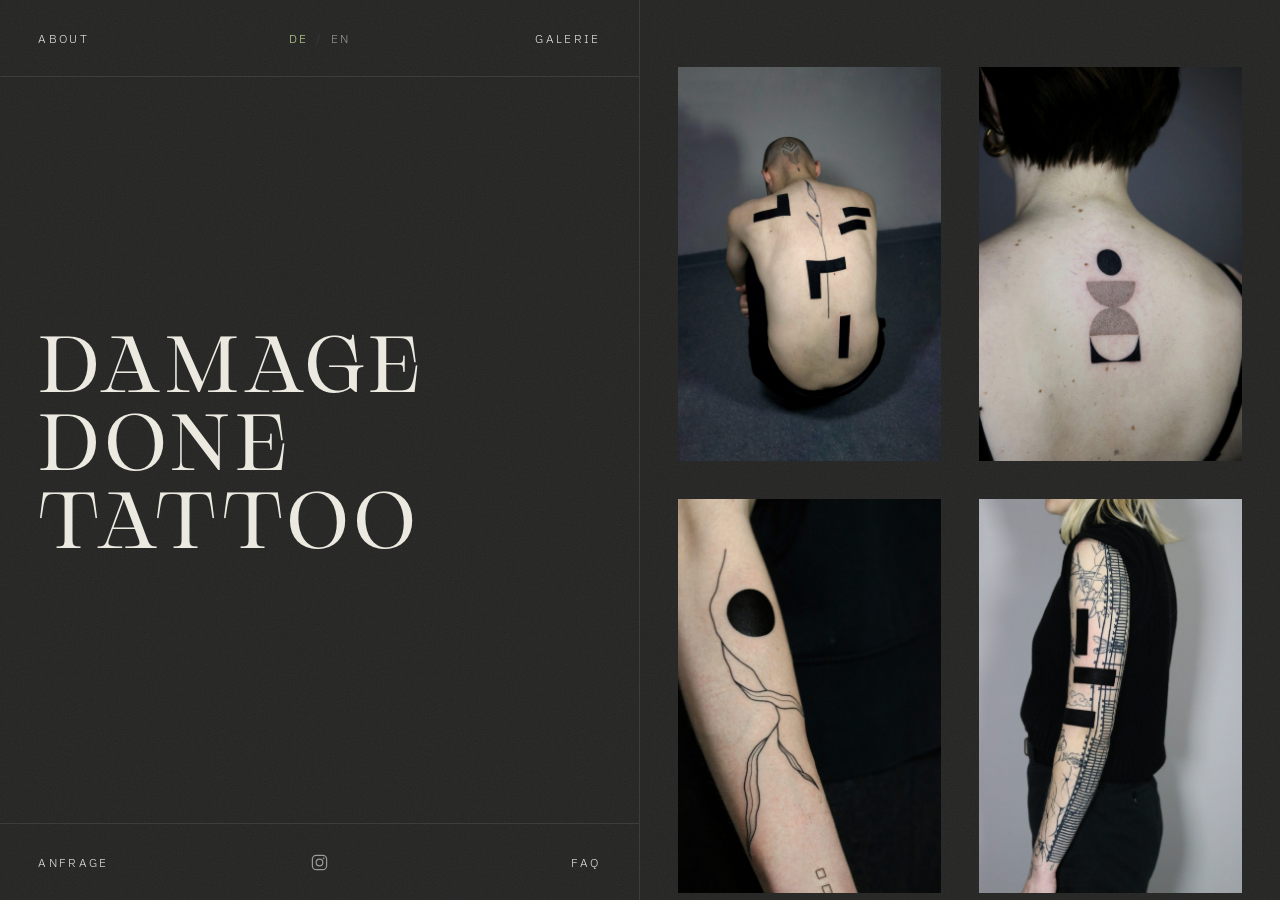
<file: index.html>
<!DOCTYPE html>
<html lang="de">
<head>
<meta charset="utf-8">
<meta name="viewport" content="width=device-width, initial-scale=1">
<title>Damage Done Tattoo</title>
<meta name="description" content="Damage Done Tattoo - Tattoo-Studio. Portfolio, Anfrage und FAQ.">
<link rel="icon" href="favicon.ico" sizes="any">
<link rel="icon" type="image/png" href="favicon-32.png" sizes="32x32">
<link rel="apple-touch-icon" href="apple-touch-icon.png">
<link rel="stylesheet" href="styles.css?v=26">
</head>
<body>

<!-- =========================================================================
     ZWEISPRACHIGKEIT (Deutsch ist Standard, Englisch per Umschalter)
     Kurze Beschriftungen:  <a data-en="About">About</a>
     Laengere Texte:        zwei Bloecke nebeneinander -
                            <p data-lang="de">…</p><p data-lang="en">…</p>
     Details siehe README.md, Abschnitt "Zweisprachigkeit".
     ========================================================================= -->

<div class="split">

  <!-- ===== Linke Spalte: fixiert, Titel links, Links in den vier Ecken ===== -->
  <aside class="pane-left">

    <nav class="corners" aria-label="Hauptnavigation oben">
      <a class="nav-link" href="#about" data-scroll-target="about" data-en="About">About</a>

      <!-- Sprachumschalter -->
      <div class="lang-toggle" role="group" aria-label="Sprache / Language">
        <button type="button" data-set-lang="de" aria-pressed="true">DE</button>
        <span aria-hidden="true">/</span>
        <button type="button" data-set-lang="en" aria-pressed="false">EN</button>
      </div>

      <a class="nav-link" href="gallery.html" data-en="Gallery">Galerie</a>
    </nav>

    <hr class="rule">

    <div class="title-block">
      <h1 class="site-title">
        <span>Damage</span>
        <span>Done</span>
        <span>Tattoo</span>
      </h1>
    </div>

    <hr class="rule">

    <nav class="corners" aria-label="Hauptnavigation unten">
      <a class="nav-link" href="request.html" data-en="Request">Anfrage</a>

      <a class="social" href="https://www.instagram.com/damagedonetattoo/"
         target="_blank" rel="noopener"
         aria-label="Instagram" data-en-aria-label="Instagram">
        <svg viewBox="0 0 24 24" width="19" height="19" fill="none"
             stroke="currentColor" stroke-width="1.5" aria-hidden="true" focusable="false">
          <rect x="3" y="3" width="18" height="18" rx="5"/>
          <circle cx="12" cy="12" r="4.2"/>
          <circle cx="17.3" cy="6.7" r="1.05" fill="currentColor" stroke="none"/>
        </svg>
      </a>

      <a class="nav-link" href="faq.html" data-en="FAQ">FAQ</a>
    </nav>

  </aside>

  <!-- ===== Rechte Spalte: scrollbar - Galerie-Vorschau, dann About ===== -->
  <main class="pane-right" id="scroll-pane">

    <section aria-label="Ausgewählte Arbeiten" data-en-aria-label="Selected work">
      <!-- Wird aus gallery-data.js gefüllt: alle Einträge mit  home: true.
           Bilder tauschen: siehe README.md -->
      <div class="preview-list" id="preview-list"></div>

      <noscript>
        <p>Bitte JavaScript aktivieren, um die Bildvorschau zu sehen -
           das vollständige Portfolio gibt es unter <a href="gallery.html">Galerie</a>.</p>
      </noscript>
    </section>

    <section class="about" id="about" aria-labelledby="about-heading">
      <h2 class="sub" id="about-heading" data-en="About">About</h2>

      <div class="about-grid">

        <div class="about-text">
          <h3 data-en="Hi, I&#39;m Emmely.">Hi, ich bin Emmely.</h3>

          <div data-lang="de">
            <p>Ich bin 29, lebe in Leipzig und tätowiere seit 2018. Angefangen habe ich damals
            ohne Maschine. Obwohl Handpoke eine langwierige Technik ist, oder vielleicht gerade
            deshalb, habe ich sie für mich lieben gelernt und schätze die Ergebnisse bis heute
            sehr.</p>

            <p>In letzter Zeit zieht es mich immer stärker zu großen, dunklen, geometrischen
            Motiven, und dafür greife ich inzwischen öfter zur Maschine.</p>

            <p>Meine ersten Tattoos sind bei mir zu Hause entstanden. Nach einer Zwischenstation
            tätowiere ich seit Anfang 2025 in meinem eigenen kleinen Studio im Leipziger Westen -
            ein Schritt, über den ich mich immer noch sehr freue.</p>

            <p>Hauptberuflich arbeite ich in der IT-Security. Das Tätowieren ist mein
            kreativer Ausgleich dazu, und ich bin sehr dankbar, dass ich mir diesen Teil erhalten
            konnte (und anders kann ich es mir gar nicht mehr vorstellen).</p>
          </div>

          <!-- Englische Fassung - bei Änderungen am deutschen Text bitte mit anpassen. -->
          <div data-lang="en" hidden>
            <p>I'm 29, I live in Leipzig and I have been tattooing since 2018. Back then I
            started out without a machine. Handpoke is a slow technique - or maybe that is
            exactly why I came to love it, and I still value the results it gives.</p>

            <p>Lately I have been drawn more and more to large, dark, geometric work, and for
            that I increasingly reach for the machine.</p>

            <p>My first tattoos were made at home. After one stop in between, I have been
            tattooing in my own small studio in the west of Leipzig since the beginning of 2025 -
            a step I am still very happy about.</p>

            <p>My day job is in IT security. Tattooing is my creative counterweight to
            that, and I am very grateful that I have been able to keep this part of my life (and I
            couldn't imagine it any other way now).</p>
          </div>
        </div>

        <img class="about-photo" src="images/portrait.jpg"
             alt="Porträt von Damage Done Tattoo"
             data-en-alt="Portrait of Damage Done Tattoo"
             width="896" height="1400" loading="lazy">

      </div>
      <nav class="legal-links" aria-label="Rechtliches">
        <a href="impressum.html">Impressum</a>
        <a href="datenschutz.html" data-en="Privacy policy">Datenschutz</a>
      </nav>
    </section>

  </main>

</div>

<script src="gallery-data.js?v=26"></script>
<script src="script.js?v=26"></script>
</body>
</html>
</file>
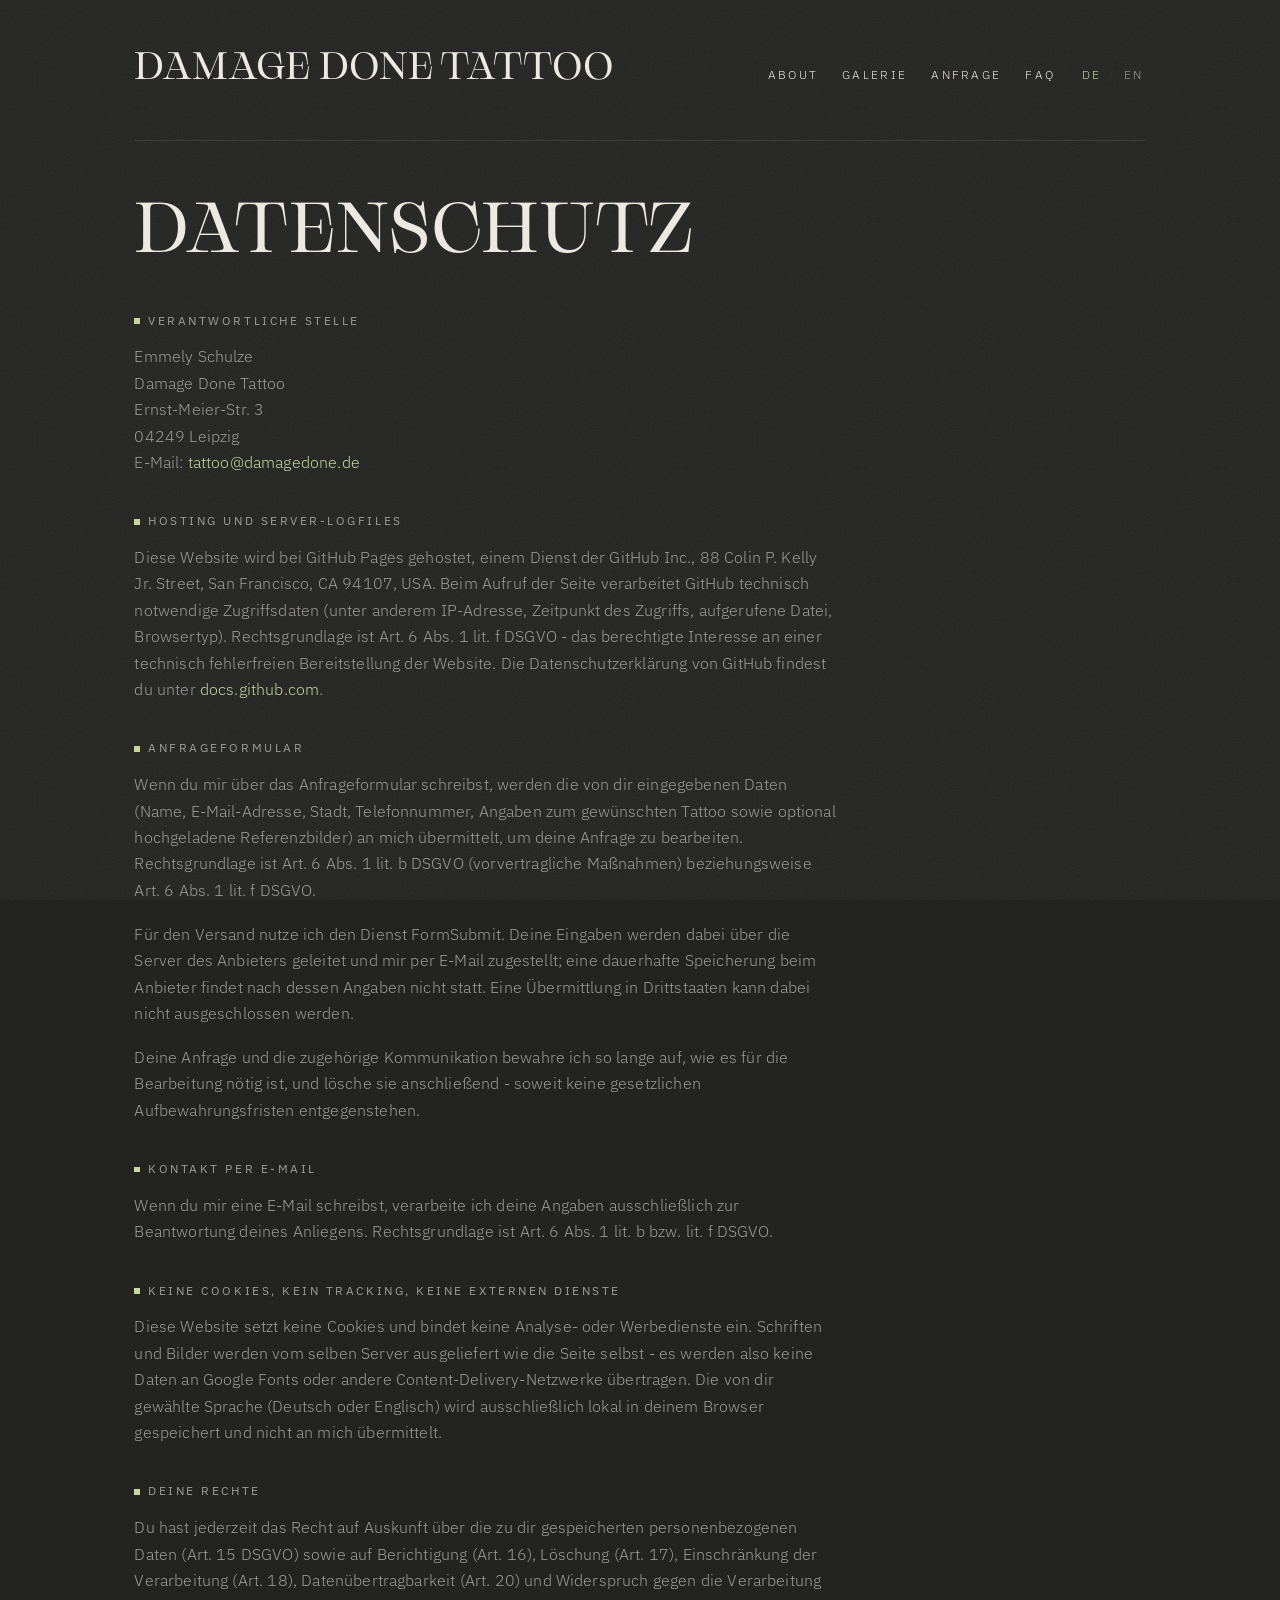
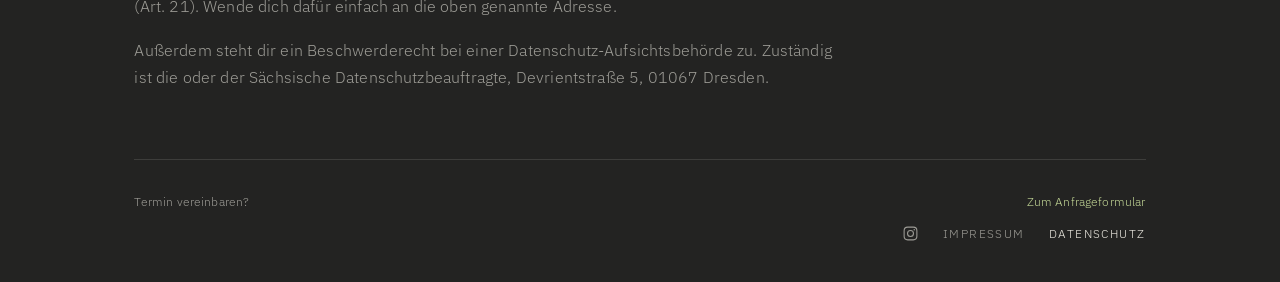
<file: datenschutz.html>
<!DOCTYPE html>
<html lang="de">
<head>
<meta charset="utf-8">
<meta name="viewport" content="width=device-width, initial-scale=1">
<title>Datenschutz - Damage Done Tattoo</title>
<meta name="robots" content="noindex">
<link rel="icon" href="favicon.ico" sizes="any">
<link rel="icon" type="image/png" href="favicon-32.png" sizes="32x32">
<link rel="apple-touch-icon" href="apple-touch-icon.png">
<link rel="stylesheet" href="styles.css?v=26">
</head>
<body>

<!-- =========================================================================
     DATENSCHUTZERKLÄRUNG - VOR DEM LIVEGANG PRÜFEN UND AUSFÜLLEN

     Alles in eckigen Klammern [ ] ersetzen. Der Text beschreibt genau das,
     was diese Website tatsächlich tut:
       - Hosting über GitHub Pages (GitHub Inc., USA)
       - Anfrageformular über FormSubmit (Drittanbieter)
       - Schriften und Bilder liegen lokal, keine Cookies, kein Tracking

     Wenn du später etwas einbaust (z. B. eine Karte, ein Instagram-Feed,
     Statistiken), muss das hier ergänzt werden.

     Diese Vorlage ersetzt keine Rechtsberatung. Zum Gegenlesen eignen sich
     die Generatoren von eRecht24 oder der IHK.
     ========================================================================= -->

<div class="page">

  <header class="page-header">
    <a class="brand" href="index.html">Damage Done Tattoo</a>
    <nav class="page-nav" aria-label="Hauptnavigation">
      <a class="nav-link" href="index.html#about" data-en="About">About</a>
      <a class="nav-link" href="gallery.html" data-en="Gallery">Galerie</a>
      <a class="nav-link" href="request.html" data-en="Request">Anfrage</a>
      <a class="nav-link" href="faq.html" data-en="FAQ">FAQ</a>

      <div class="lang-toggle" role="group" aria-label="Sprache / Language">
        <button type="button" data-set-lang="de" aria-pressed="true">DE</button>
        <span aria-hidden="true">/</span>
        <button type="button" data-set-lang="en" aria-pressed="false">EN</button>
      </div>
    </nav>
  </header>

  <main class="legal">
    <h1 class="page-title">Datenschutz</h1>

    <p class="intro" data-lang="en" hidden>This page is available in German only,
    as required by German law.</p>

    <h2 class="sub">Verantwortliche Stelle</h2>
    <p>
      Emmely Schulze<br>
      Damage Done Tattoo<br>
      Ernst-Meier-Str. 3<br>
      04249 Leipzig<br>
      E-Mail: <a href="mailto:tattoo@damagedone.de">tattoo@damagedone.de</a>
    </p>

    <h2 class="sub">Hosting und Server-Logfiles</h2>
    <p>Diese Website wird bei GitHub Pages gehostet, einem Dienst der GitHub Inc.,
    88 Colin P. Kelly Jr. Street, San Francisco, CA 94107, USA. Beim Aufruf der Seite
    verarbeitet GitHub technisch notwendige Zugriffsdaten (unter anderem IP-Adresse,
    Zeitpunkt des Zugriffs, aufgerufene Datei, Browsertyp). Rechtsgrundlage ist
    Art. 6 Abs. 1 lit. f DSGVO - das berechtigte Interesse an einer technisch
    fehlerfreien Bereitstellung der Website. Die Datenschutzerklärung von GitHub findest
    du unter
    <a href="https://docs.github.com/de/site-policy/privacy-policies/github-privacy-statement"
       target="_blank" rel="noopener">docs.github.com</a>.</p>

    <h2 class="sub">Anfrageformular</h2>
    <p>Wenn du mir über das Anfrageformular schreibst, werden die von dir eingegebenen Daten
    (Name, E-Mail-Adresse, Stadt, Telefonnummer, Angaben zum gewünschten Tattoo sowie
    optional hochgeladene Referenzbilder) an mich übermittelt, um deine Anfrage zu
    bearbeiten. Rechtsgrundlage ist Art. 6 Abs. 1 lit. b DSGVO (vorvertragliche Maßnahmen)
    beziehungsweise Art. 6 Abs. 1 lit. f DSGVO.</p>

    <p>Für den Versand nutze ich den Dienst FormSubmit. Deine Eingaben werden dabei über
    die Server des Anbieters geleitet und mir per E-Mail zugestellt; eine dauerhafte
    Speicherung beim Anbieter findet nach dessen Angaben nicht statt. Eine Übermittlung in
    Drittstaaten kann dabei nicht ausgeschlossen werden.</p>

    <p>Deine Anfrage und die zugehörige Kommunikation bewahre ich so lange auf, wie es für
    die Bearbeitung nötig ist, und lösche sie anschließend - soweit keine gesetzlichen
    Aufbewahrungsfristen entgegenstehen.</p>

    <h2 class="sub">Kontakt per E-Mail</h2>
    <p>Wenn du mir eine E-Mail schreibst, verarbeite ich deine Angaben ausschließlich zur
    Beantwortung deines Anliegens. Rechtsgrundlage ist Art. 6 Abs. 1 lit. b bzw. lit. f DSGVO.</p>

    <h2 class="sub">Keine Cookies, kein Tracking, keine externen Dienste</h2>
    <p>Diese Website setzt keine Cookies und bindet keine Analyse- oder Werbedienste ein.
    Schriften und Bilder werden vom selben Server ausgeliefert wie die Seite selbst - es
    werden also keine Daten an Google Fonts oder andere Content-Delivery-Netzwerke
    übertragen. Die von dir gewählte Sprache (Deutsch oder Englisch) wird ausschließlich
    lokal in deinem Browser gespeichert und nicht an mich übermittelt.</p>

    <h2 class="sub">Deine Rechte</h2>
    <p>Du hast jederzeit das Recht auf Auskunft über die zu dir gespeicherten
    personenbezogenen Daten (Art. 15 DSGVO) sowie auf Berichtigung (Art. 16),
    Löschung (Art. 17), Einschränkung der Verarbeitung (Art. 18), Datenübertragbarkeit
    (Art. 20) und Widerspruch gegen die Verarbeitung (Art. 21). Wende dich dafür einfach
    an die oben genannte Adresse.</p>

    <p>Außerdem steht dir ein Beschwerderecht bei einer Datenschutz-Aufsichtsbehörde zu.
    Zuständig ist die oder der Sächsische Datenschutzbeauftragte,
    Devrientstraße 5, 01067 Dresden.</p>

  </main>

  <footer class="site-footer">
    <span data-en="Ready for a tattoo?">Termin vereinbaren?</span>
    <a href="request.html" data-en="To the request form">Zum Anfrageformular</a>
  </footer>

  <nav class="legal-links" aria-label="Rechtliches">
    <a class="social" href="https://www.instagram.com/damagedonetattoo/"
       target="_blank" rel="noopener"
       aria-label="Instagram" data-en-aria-label="Instagram">
      <svg viewBox="0 0 24 24" width="17" height="17" fill="none"
           stroke="currentColor" stroke-width="1.5" aria-hidden="true" focusable="false">
        <rect x="3" y="3" width="18" height="18" rx="5"/>
        <circle cx="12" cy="12" r="4.2"/>
        <circle cx="17.3" cy="6.7" r="1.05" fill="currentColor" stroke="none"/>
      </svg>
    </a>
    <a href="impressum.html">Impressum</a>
    <a href="datenschutz.html" aria-current="page" data-en="Privacy policy">Datenschutz</a>
  </nav>

</div>

<script src="script.js?v=26"></script>
</body>
</html>
</file>
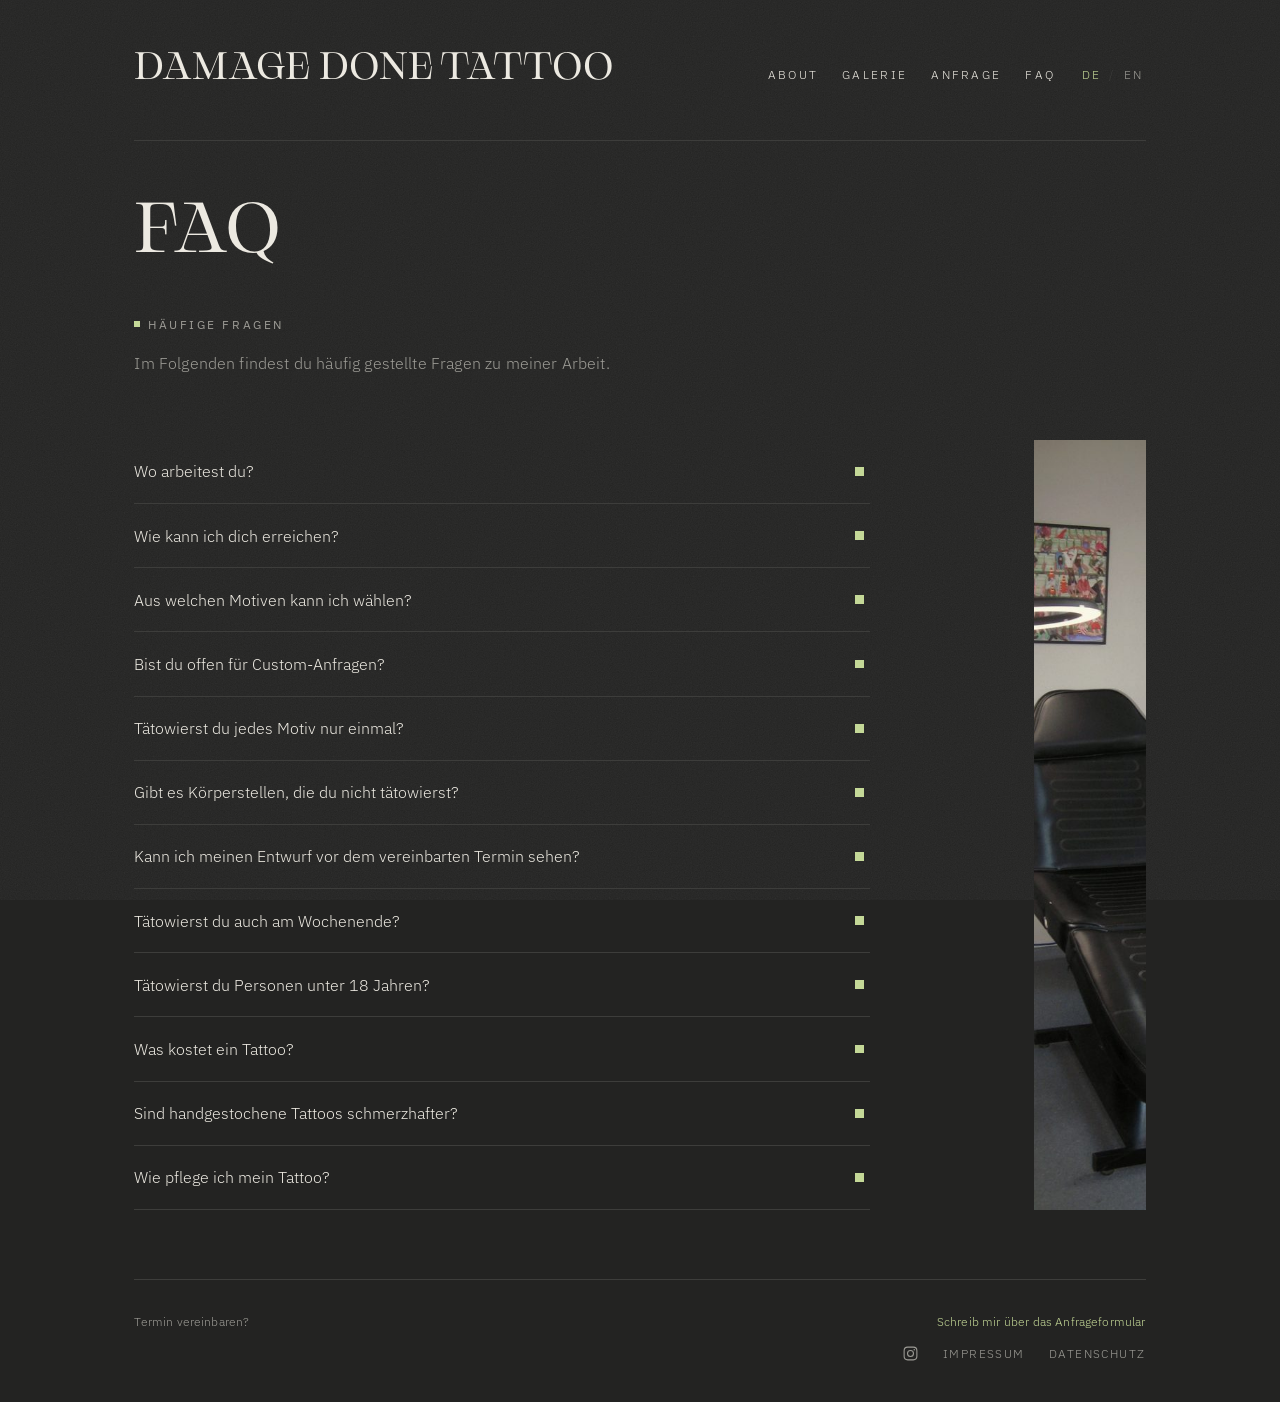
<file: faq.html>
<!DOCTYPE html>
<html lang="de">
<head>
<meta charset="utf-8">
<meta name="viewport" content="width=device-width, initial-scale=1">
<title>FAQ - Damage Done Tattoo</title>
<meta name="description" content="Häufige Fragen zu Terminen, Preisen, Ablauf und Pflege bei Damage Done Tattoo.">
<link rel="icon" href="favicon.ico" sizes="any">
<link rel="icon" type="image/png" href="favicon-32.png" sizes="32x32">
<link rel="apple-touch-icon" href="apple-touch-icon.png">
<link rel="stylesheet" href="styles.css?v=26">
</head>
<body>

<div class="page">

  <header class="page-header">
    <a class="brand" href="index.html">Damage Done Tattoo</a>
    <nav class="page-nav" aria-label="Hauptnavigation">
      <a class="nav-link" href="index.html#about" data-en="About">About</a>
      <a class="nav-link" href="gallery.html" data-en="Gallery">Galerie</a>
      <a class="nav-link" href="request.html" data-en="Request">Anfrage</a>
      <a class="nav-link" href="faq.html" aria-current="page" data-en="FAQ">FAQ</a>

      <div class="lang-toggle" role="group" aria-label="Sprache / Language">
        <button type="button" data-set-lang="de" aria-pressed="true">DE</button>
        <span aria-hidden="true">/</span>
        <button type="button" data-set-lang="en" aria-pressed="false">EN</button>
      </div>
    </nav>
  </header>

  <main>
    <h1 class="page-title">FAQ</h1>
    <p class="sub" data-en="Frequently asked questions">Häufige Fragen</p>

    <!-- Zweispaltig: oben die Einleitung, darunter das Akkordeon,
         rechts daneben das Studiofoto (mittig zum Akkordeon). -->
    <div class="faq-layout">
      <div class="faq-intro-text">
        <p class="intro" data-lang="de">Im Folgenden findest du häufig gestellte Fragen zu
        meiner Arbeit.</p>
        <p class="intro" data-lang="en" hidden>Below you will find the questions I get asked
        most often about my work.</p>
      </div>

      <!-- Neue Frage: einen .faq-item Block kopieren und die IDs (q10/a10 usw.)
           auf eine noch nicht verwendete Nummer ändern. Jede Frage steht
           zweisprachig da: die Frage über data-en, die Antwort als zwei
           Blöcke (data-lang="de" / data-lang="en"). -->
      <div class="faq">

        <div class="faq-item">
          <h2 style="margin:0;">
            <button class="faq-question" type="button" id="q1" aria-expanded="false" aria-controls="a1"
                    data-en="Where do you work?">
              Wo arbeitest du?
            </button>
          </h2>
          <div class="faq-answer" id="a1" role="region" aria-labelledby="q1" hidden>
            <div data-lang="de">
              <p>Ich arbeite in meinem eigenen kleinen Studio im Leipziger Stadtteil
              Großzschocher. Sobald wir einen Termin vereinbart haben, erhältst du die Adresse
              und weitere Infos.</p>
            </div>
            <div data-lang="en" hidden>
              <p>I work in my own small studio in Großzschocher, a district of Leipzig. As soon
              as we have agreed on an appointment, you will get the address and all further
              details.</p>
            </div>
          </div>
        </div>

        <div class="faq-item">
          <h2 style="margin:0;">
            <button class="faq-question" type="button" id="q2" aria-expanded="false" aria-controls="a2"
                    data-en="How can I reach you?">
              Wie kann ich dich erreichen?
            </button>
          </h2>
          <div class="faq-answer" id="a2" role="region" aria-labelledby="q2" hidden>
            <div data-lang="de">
              <p>Für Tattoo-Anfragen nutze bitte mein <a href="request.html">Kontaktformular</a>.
              Für alles Weitere kannst du mir eine E-Mail schreiben an
              <a href="mailto:tattoo@damagedone.de">tattoo@damagedone.de</a> - ich melde mich
              immer innerhalb weniger Tage zurück.</p>
            </div>
            <div data-lang="en" hidden>
              <p>For tattoo requests please use my <a href="request.html">contact form</a>. For
              anything else, send me an email at
              <a href="mailto:tattoo@damagedone.de">tattoo@damagedone.de</a> - I always get back
              to you within a few days.</p>
            </div>
          </div>
        </div>

        <div class="faq-item">
          <h2 style="margin:0;">
            <button class="faq-question" type="button" id="q12" aria-expanded="false" aria-controls="a12"
                    data-en="Which designs can I choose from?">
              Aus welchen Motiven kann ich wählen?
            </button>
          </h2>
          <div class="faq-answer" id="a12" role="region" aria-labelledby="q12" hidden>
            <div data-lang="de">
              <p>Eine große Auswahl an Motiven findest du in meinem
              <a href="https://www.instagram.com/s/aGlnaGxpZ2h0OjE3OTAwNDk1Njc0NDg1NDk0"
                 target="_blank" rel="noopener">Highlight</a> auf Instagram.</p>
            </div>
            <div data-lang="en" hidden>
              <p>You will find a large selection of designs in my
              <a href="https://www.instagram.com/s/aGlnaGxpZ2h0OjE3OTAwNDk1Njc0NDg1NDk0"
                 target="_blank" rel="noopener">highlight</a> on Instagram.</p>
            </div>
          </div>
        </div>

        <div class="faq-item">
          <h2 style="margin:0;">
            <button class="faq-question" type="button" id="q3" aria-expanded="false" aria-controls="a3"
                    data-en="Are you open to custom requests?">
              Bist du offen für Custom-Anfragen?
            </button>
          </h2>
          <div class="faq-answer" id="a3" role="region" aria-labelledby="q3" hidden>
            <div data-lang="de">
              <p>Ja, sofern sie stilistisch zu mir passen und ich denke, dass ich sie gut
              umsetzen kann. Im Zweifel gerne fragen!</p>
            </div>
            <div data-lang="en" hidden>
              <p>Yes, as long as they fit my style and I feel I can do them justice. If you are
              unsure, just ask!</p>
            </div>
          </div>
        </div>

        <div class="faq-item">
          <h2 style="margin:0;">
            <button class="faq-question" type="button" id="q4" aria-expanded="false" aria-controls="a4"
                    data-en="Do you tattoo each design only once?">
              Tätowierst du jedes Motiv nur einmal?
            </button>
          </h2>
          <div class="faq-answer" id="a4" role="region" aria-labelledby="q4" hidden>
            <div data-lang="de">
              <p>Ich habe eine kleine Anzahl an sehr einfachen Motiven (einfache Sterne, Kreise,
              Formen), die ich auf Wunsch mehrfach tätowiere. Alle komplexeren Motive darüber
              hinaus steche ich grundsätzlich nur einmal. Wenn du dir bei einem Motiv nicht
              sicher bist, wie es sich dahingehend verhält, komm gerne auf mich zu.</p>

              <p>Solltest du Interesse an einem bereits gestochenen Motiv haben, entwerfe ich dir
              gerne ein ähnliches nach deinen Wünschen.</p>
            </div>
            <div data-lang="en" hidden>
              <p>I have a small number of very simple designs (plain stars, circles, shapes)
              that I will tattoo more than once on request. Anything more complex than that I
              tattoo only once. If you are not sure where a particular design falls, just come
              and ask me.</p>

              <p>If you like a design I have already tattooed, I am happy to draw something
              similar for you, based on your own ideas.</p>
            </div>
          </div>
        </div>

        <div class="faq-item">
          <h2 style="margin:0;">
            <button class="faq-question" type="button" id="q10" aria-expanded="false" aria-controls="a10"
                    data-en="Are there placements you don't tattoo?">
              Gibt es Körperstellen, die du nicht tätowierst?
            </button>
          </h2>
          <div class="faq-answer" id="a10" role="region" aria-labelledby="q10" hidden>
            <div data-lang="de">
              <p>In aller Regel kommen folgende Stellen nicht für meine Handpoke-Arbeiten in
              Frage: Oberarminnenseite, Rippenregion, Mund und Fingerinnenseite. Grund dafür ist,
              dass ich dort erfahrungsgemäß trotz großer Sorgfalt eine gewisse Qualität nicht
              erreichen bzw. garantieren kann. Die genannten Stellen sind schwerer zu tätowieren
              und neigen dazu, unsauberer abzuheilen als gut geeignete Körperstellen.</p>

              <p>Sollte ich bei deinem Wunsch Bedenken oder Hinweise diesbezüglich haben, teile
              ich dir das auf jeden Fall mit.</p>
            </div>
            <div data-lang="en" hidden>
              <p>As a rule, these placements are not an option for my handpoke work: the inner
              upper arm, the rib area, the mouth and the inside of the fingers. The reason is
              that, in my experience, I cannot reach or guarantee a certain quality there, even
              with a lot of care. Those areas are harder to tattoo and tend to heal less cleanly
              than well-suited placements.</p>

              <p>If I have any concerns or comments about the placement you have in mind, I will
              always tell you.</p>
            </div>
          </div>
        </div>

        <div class="faq-item">
          <h2 style="margin:0;">
            <button class="faq-question" type="button" id="q11" aria-expanded="false" aria-controls="a11"
                    data-en="Can I see my design before the appointment?">
              Kann ich meinen Entwurf vor dem vereinbarten Termin sehen?
            </button>
          </h2>
          <div class="faq-answer" id="a11" role="region" aria-labelledby="q11" hidden>
            <div data-lang="de">
              <p>Ja. Sollte ich für dich etwas zeichnen, schicke ich dir den Entwurf immer einige
              Tage vor dem Termin per E-Mail. Ich möchte nicht, dass du ganz spontane
              Entscheidungen beim Termin treffen musst. Außerdem habe ich so vorher die Zeit, in
              Ruhe deine Änderungswünsche umzusetzen.</p>

              <p>Für kleine Anpassungen und Detailabsprachen ist beim Termin selbst immer
              genügend Zeit.</p>
            </div>
            <div data-lang="en" hidden>
              <p>Yes. If I draw something for you, I always send you the design by email a few
              days before the appointment. That way you can take your time with it instead of
              deciding on the day itself, and any changes you would like can be worked in well
              before we start.</p>

              <p>There is always enough time during the appointment itself for small adjustments
              and details.</p>
            </div>
          </div>
        </div>

        <div class="faq-item">
          <h2 style="margin:0;">
            <button class="faq-question" type="button" id="q5" aria-expanded="false" aria-controls="a5"
                    data-en="Do you tattoo on weekends?">
              Tätowierst du auch am Wochenende?
            </button>
          </h2>
          <div class="faq-answer" id="a5" role="region" aria-labelledby="q5" hidden>
            <div data-lang="de">
              <p>Ja. Ich arbeite selbst im Schichtdienst und habe daher unregelmäßige
              Terminverfügbarkeiten. Solltest du nur zu bestimmten Zeiten oder an bestimmten
              Tagen Zeit haben, kannst du mir das über mein
              <a href="request.html">Kontaktformular</a> mitteilen.</p>
            </div>
            <div data-lang="en" hidden>
              <p>Yes. I work shifts myself, so my availability is irregular. If you are only
              free at certain times or on certain days, let me know in my
              <a href="request.html">contact form</a>.</p>
            </div>
          </div>
        </div>

        <div class="faq-item">
          <h2 style="margin:0;">
            <button class="faq-question" type="button" id="q6" aria-expanded="false" aria-controls="a6"
                    data-en="Do you tattoo people under 18?">
              Tätowierst du Personen unter 18 Jahren?
            </button>
          </h2>
          <div class="faq-answer" id="a6" role="region" aria-labelledby="q6" hidden>
            <div data-lang="de">
              <p>Nein, grundsätzlich nicht.</p>
            </div>
            <div data-lang="en" hidden>
              <p>No, I don't.</p>
            </div>
          </div>
        </div>

        <div class="faq-item">
          <h2 style="margin:0;">
            <button class="faq-question" type="button" id="q7" aria-expanded="false" aria-controls="a7"
                    data-en="What does a tattoo cost?">
              Was kostet ein Tattoo?
            </button>
          </h2>
          <div class="faq-answer" id="a7" role="region" aria-labelledby="q7" hidden>
            <div data-lang="de">
              <p>Pauschal lässt sich das nicht beantworten. Der Preis richtet sich in der Regel
              nach dem Aufwand, also nach der Arbeitszeit, die wir schlussendlich brauchen.
              Dafür rechne ich mit rund 100 € pro Stunde und nenne dir vor dem Termin eine
              Abschätzung des Preises.</p>

              <p>Für diese Abschätzung ist es wichtig, dass du mir möglichst genaue Angaben zu
              deinem Wunsch-Tattoo mitgibst. Vor allem beim Handpoking machen sich geringe
              Anpassungen in der Größe, im Detailgrad und im Placement mitunter deutlich im
              Aufwand bemerkbar.</p>

              <p>Solltest du ein festes Budget haben, kannst du mir das gerne in meinem
              <a href="request.html">Kontaktformular</a> mitteilen.</p>
            </div>
            <div data-lang="en" hidden>
              <p>There is no flat answer to that. The price usually depends on the effort
              involved - that is, on the working time we end up needing. I work with a rate of
              around €100 per hour and give you an estimate before the appointment.</p>

              <p>For that estimate it helps a lot if you describe your tattoo as precisely as
              possible. With handpoke in particular, small changes in size, level of detail and
              placement can make a noticeable difference in effort.</p>

              <p>If you have a fixed budget, feel free to tell me in my
              <a href="request.html">contact form</a>.</p>
            </div>
          </div>
        </div>

        <div class="faq-item">
          <h2 style="margin:0;">
            <button class="faq-question" type="button" id="q8" aria-expanded="false" aria-controls="a8"
                    data-en="Are handpoked tattoos more painful?">
              Sind handgestochene Tattoos schmerzhafter?
            </button>
          </h2>
          <div class="faq-answer" id="a8" role="region" aria-labelledby="q8" hidden>
            <div data-lang="de">
              <p>Grundsätzlich ist Handpoking die sanftere Technik gegenüber Maschinen-Tattoos,
              weshalb meine handgestochenen Tattoos meist als deutlich weniger schmerzhaft
              empfunden werden.</p>

              <p>Wie bei allen Tattoos hängt das aber auch beim Handpoking von der genutzten
              Nadelgröße, der Größe des Tattoos, der Körperstelle sowie der individuellen
              Tagesform ab.</p>
            </div>
            <div data-lang="en" hidden>
              <p>Handpoke is generally the gentler technique compared to machine work, which is
              why my handpoked tattoos are usually experienced as considerably less painful.</p>

              <p>As with any tattoo, though, it also depends on the needle size used, the size of
              the tattoo, the placement on the body and how you are feeling that day.</p>
            </div>
          </div>
        </div>

        <div class="faq-item">
          <h2 style="margin:0;">
            <button class="faq-question" type="button" id="q9" aria-expanded="false" aria-controls="a9"
                    data-en="How do I take care of my tattoo?">
              Wie pflege ich mein Tattoo?
            </button>
          </h2>
          <div class="faq-answer" id="a9" role="region" aria-labelledby="q9" hidden>
            <div data-lang="de">
              <p>Tipps zur Pflege deines frischen Tattoos bekommst du in jedem Fall persönlich
              während des Termins. Zunächst verpacke ich die meisten meiner Tattoos mit Second
              Skin, also einem transparenten Tattoo-Pflaster, das in den ersten Tagen nach dem
              Stechen Schutz bietet. Sobald du dieses entfernt und dein neues Tattoo mit
              neutraler Seife gesäubert hast, empfehle ich, es zweimal am Tag dünn mit einer
              wundheilungsfördernden Salbe (z. B. Bepanthen Wund- und Heilsalbe o. Ä.)
              einzucremen.</p>

              <p>Sollten im Nachhinein weitere Fragen aufkommen, schreib mir gerne eine E-Mail an
              <a href="mailto:tattoo@damagedone.de">tattoo@damagedone.de</a>.</p>
            </div>
            <div data-lang="en" hidden>
              <p>You will always get aftercare tips from me in person during the appointment. To
              begin with, I cover most of my tattoos with Second Skin, a transparent tattoo
              dressing that protects the area in the first few days. Once you have removed it and
              washed your new tattoo with a mild, unscented soap, I recommend applying a thin
              layer of a wound-healing ointment (e.g. Bepanthen or similar) twice a day.</p>

              <p>If any questions come up later on, feel free to email me at
              <a href="mailto:tattoo@damagedone.de">tattoo@damagedone.de</a>.</p>
            </div>
          </div>
        </div>

      </div><!-- /.faq -->

      <img class="faq-photo" src="images/liege.jpg"
           alt="Tätowierliege im Studio"
           data-en-alt="Tattoo chair in the studio"
           width="753" height="1100" loading="lazy">
    </div>
  </main>

  <footer class="site-footer">
    <span data-en="Book an appointment?">Termin vereinbaren?</span>
    <a href="request.html" data-en="Write to me via the request form">Schreib mir über das Anfrageformular</a>
  </footer>

  <nav class="legal-links" aria-label="Rechtliches">
    <a class="social" href="https://www.instagram.com/damagedonetattoo/"
       target="_blank" rel="noopener"
       aria-label="Instagram" data-en-aria-label="Instagram">
      <svg viewBox="0 0 24 24" width="17" height="17" fill="none"
           stroke="currentColor" stroke-width="1.5" aria-hidden="true" focusable="false">
        <rect x="3" y="3" width="18" height="18" rx="5"/>
        <circle cx="12" cy="12" r="4.2"/>
        <circle cx="17.3" cy="6.7" r="1.05" fill="currentColor" stroke="none"/>
      </svg>
    </a>
    <a href="impressum.html">Impressum</a>
    <a href="datenschutz.html" data-en="Privacy policy">Datenschutz</a>
  </nav>

</div>

<script src="script.js?v=26"></script>
</body>
</html>
</file>
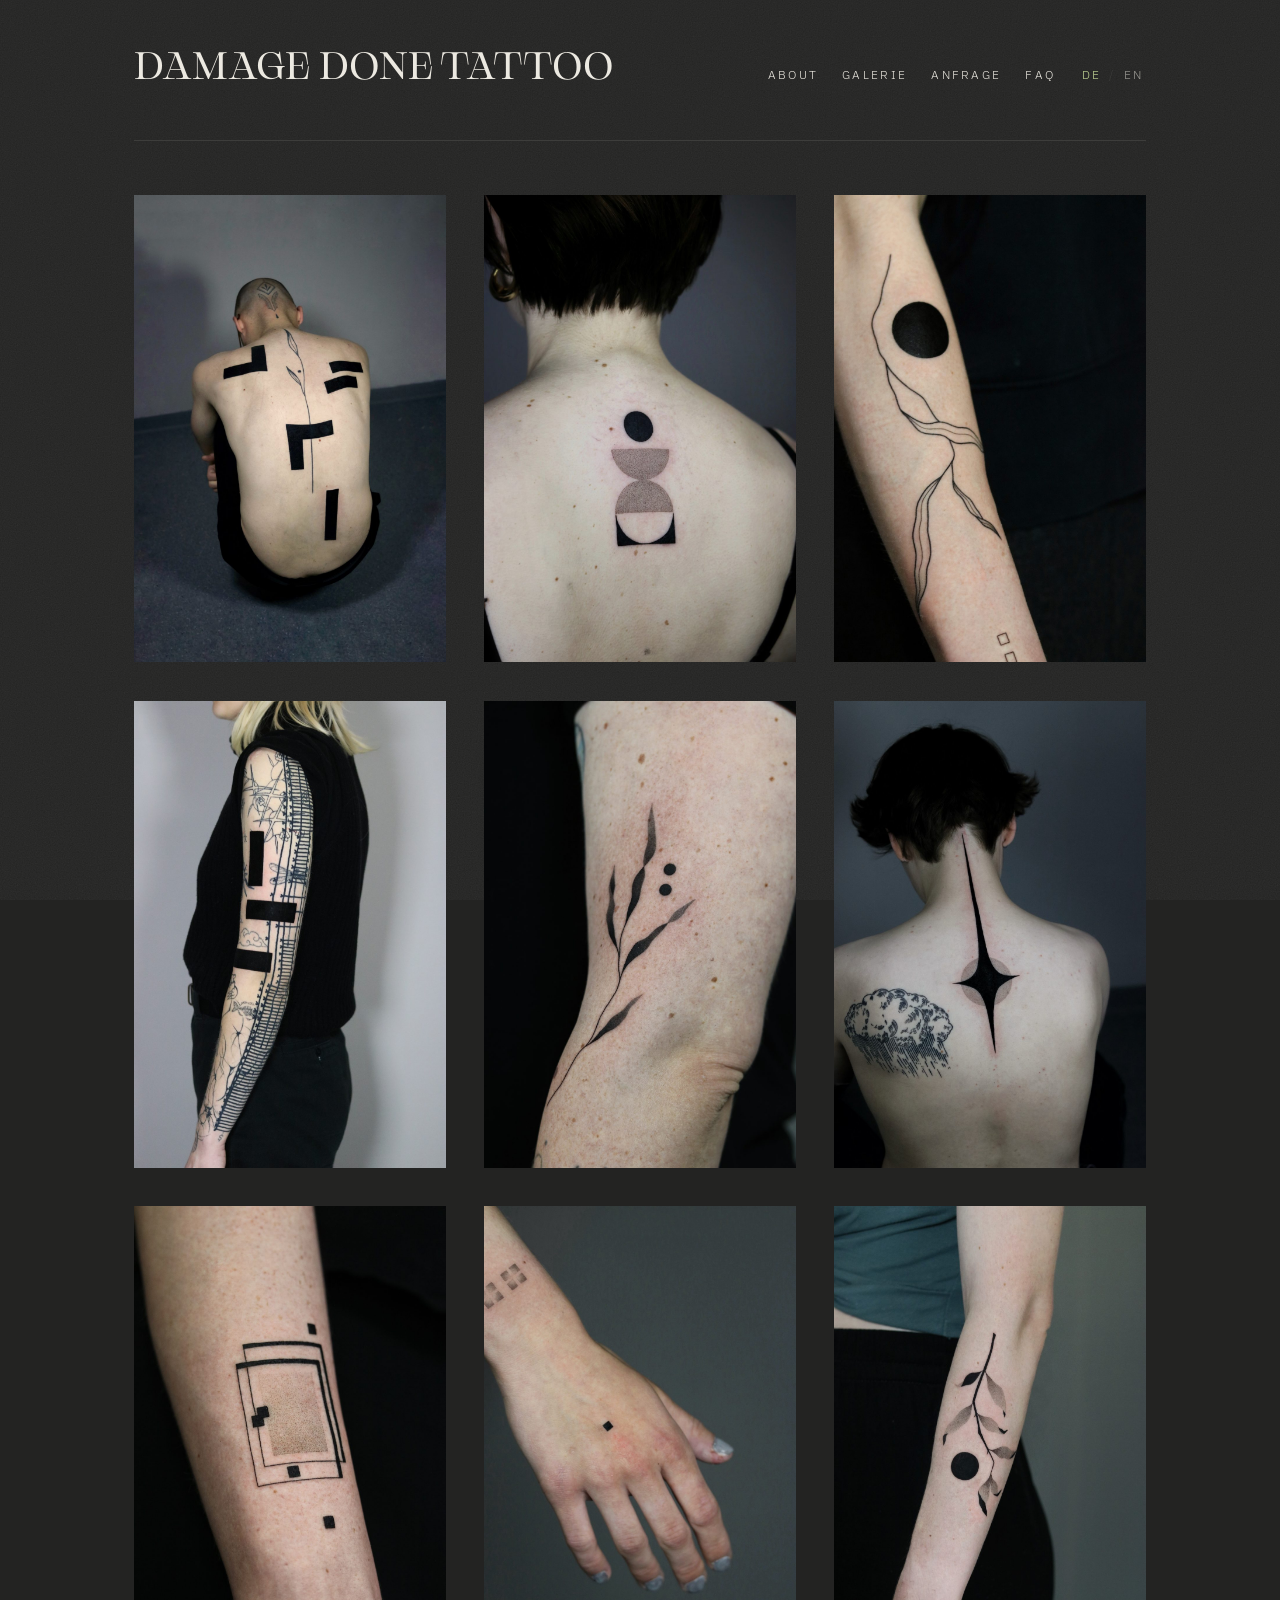
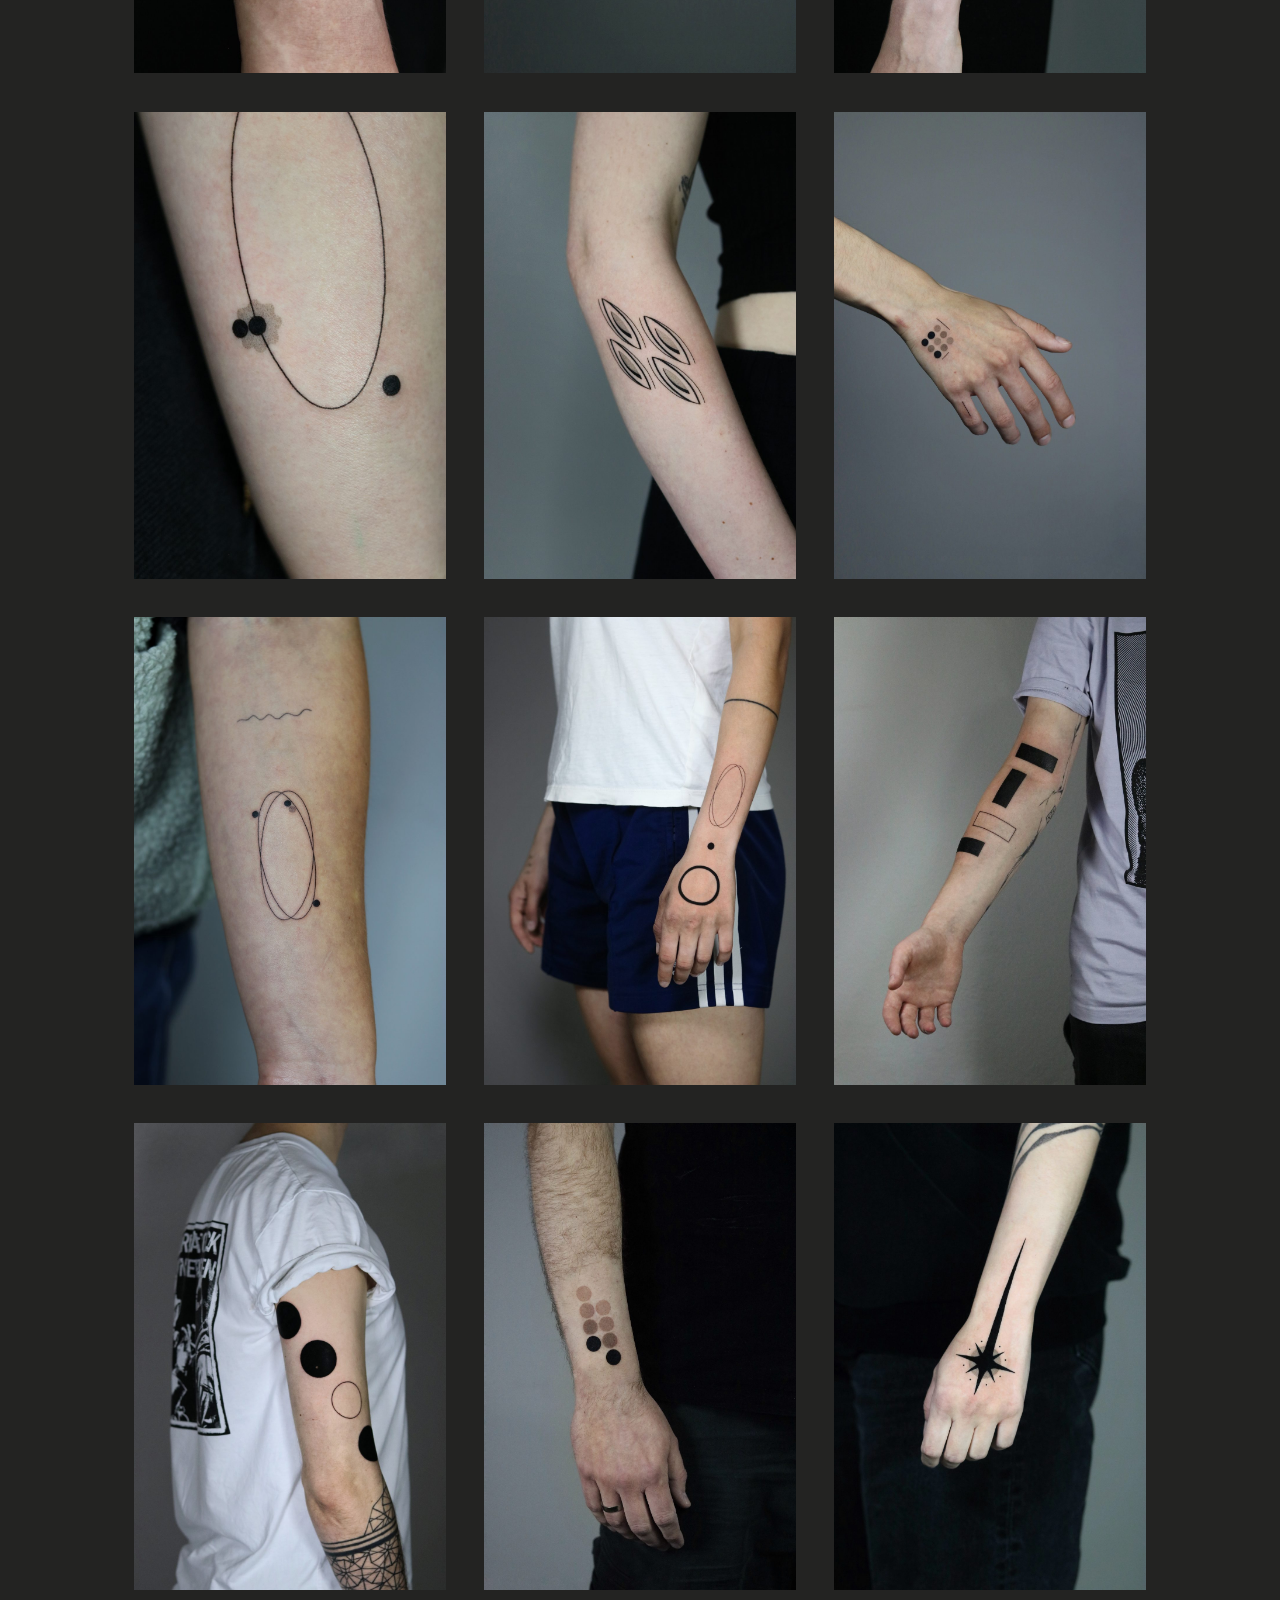
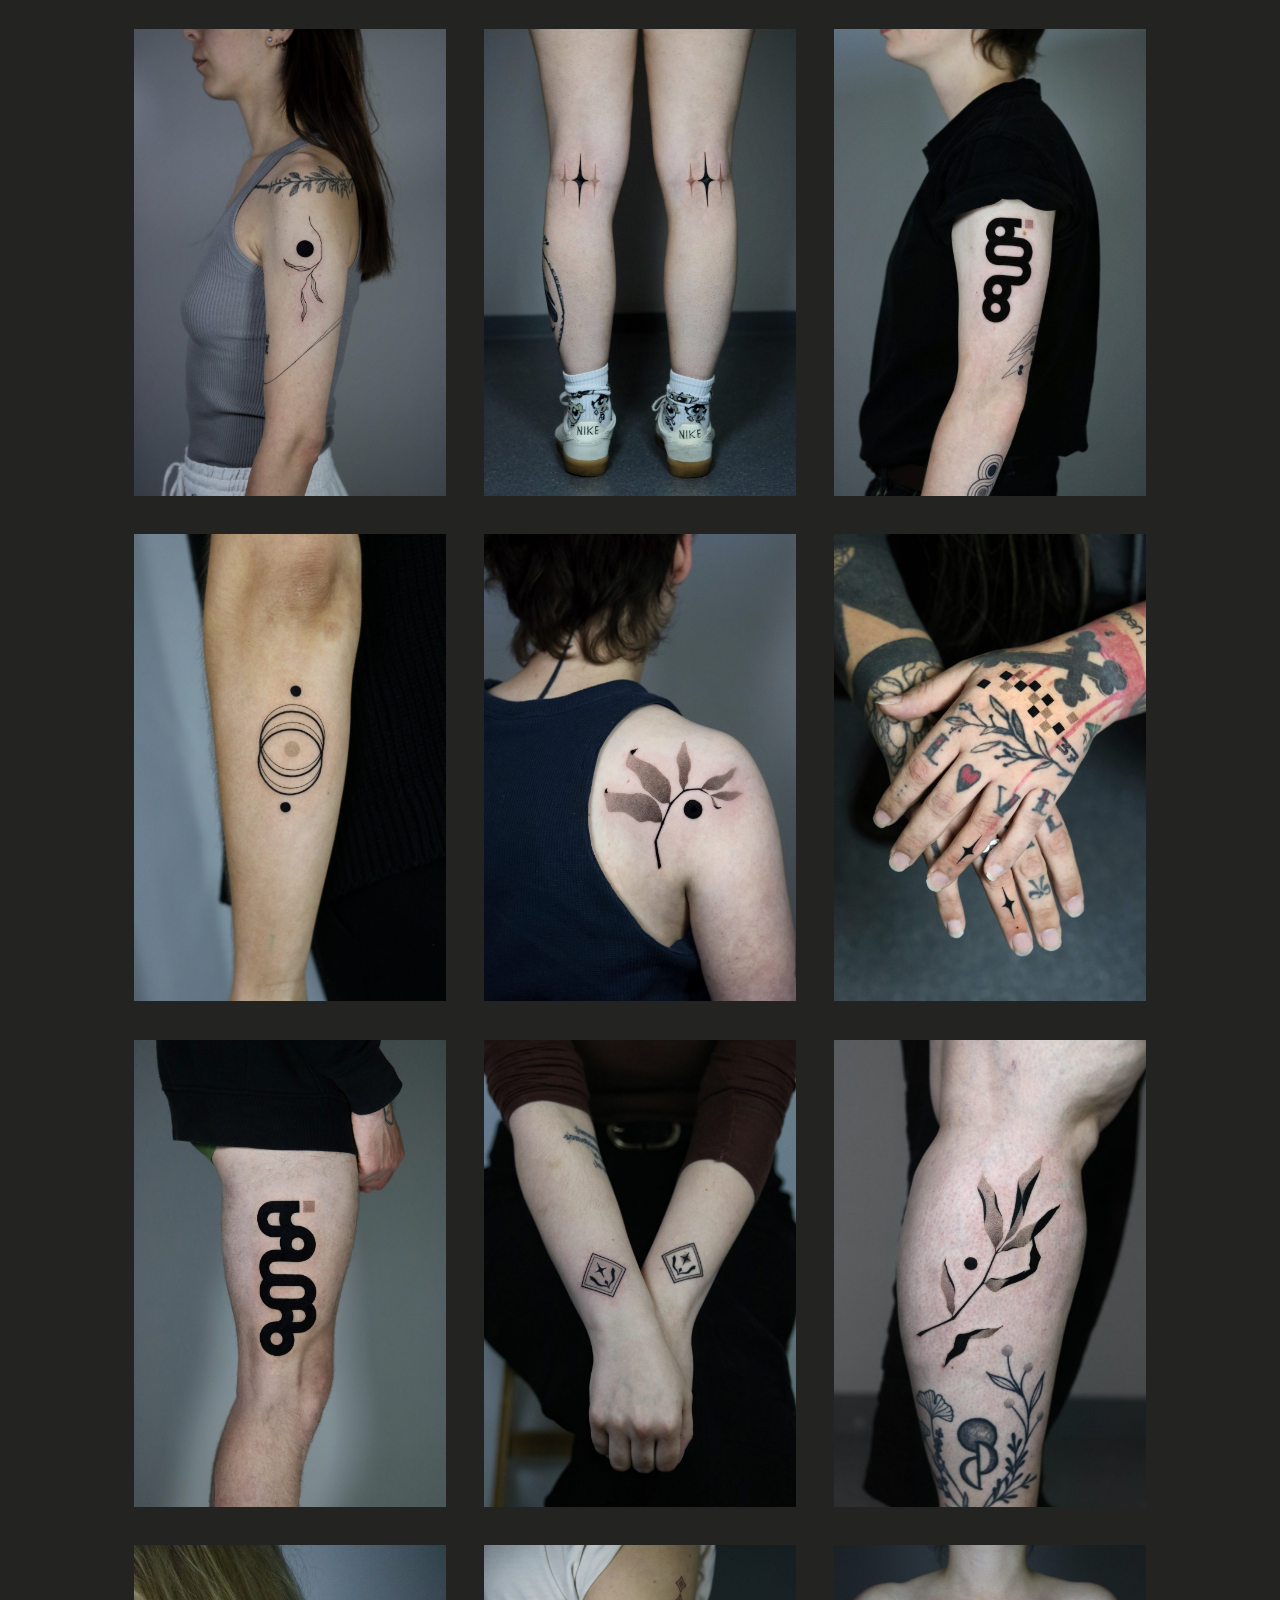
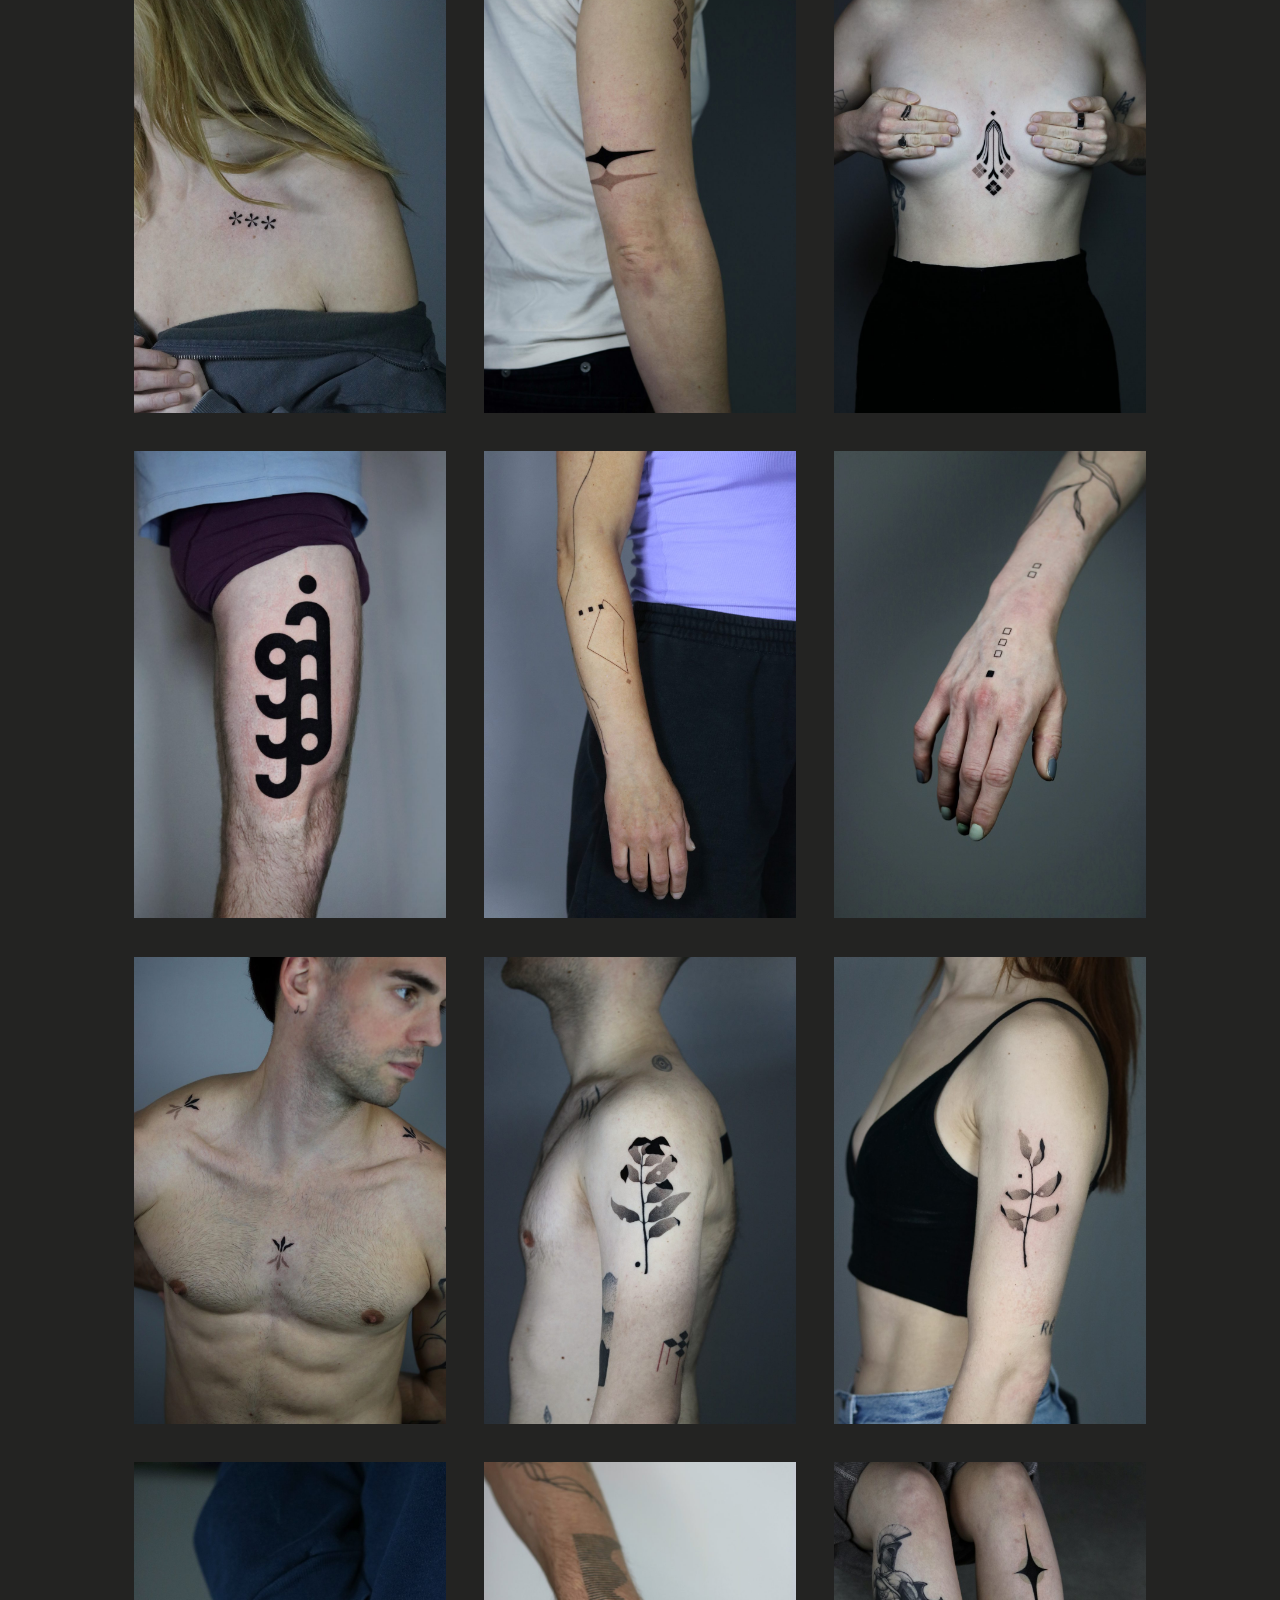
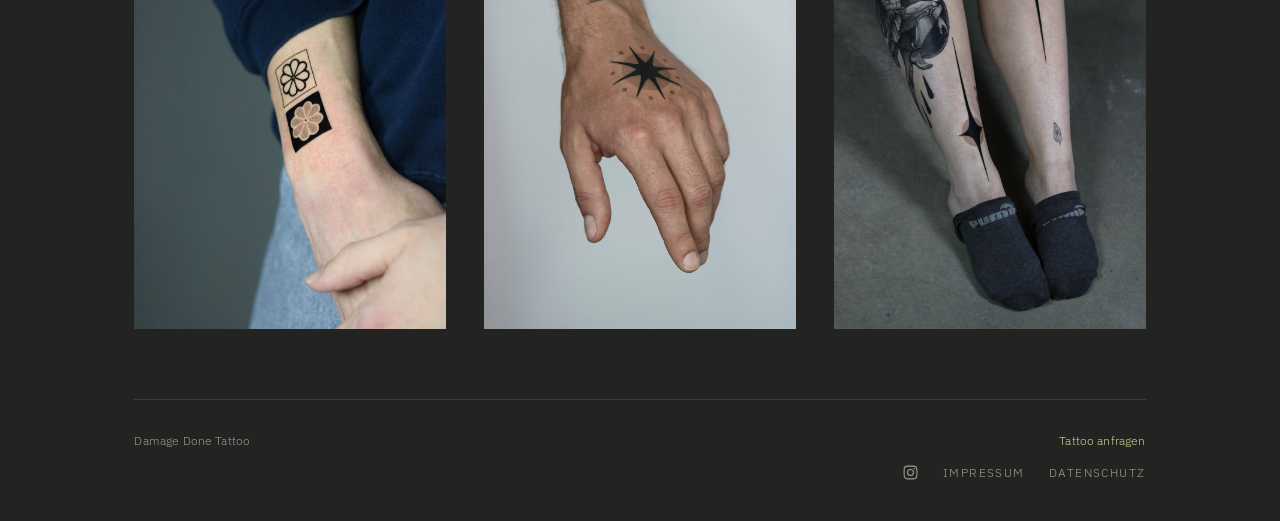
<file: gallery.html>
<!DOCTYPE html>
<html lang="de">
<head>
<meta charset="utf-8">
<meta name="viewport" content="width=device-width, initial-scale=1">
<title>Galerie - Damage Done Tattoo</title>
<meta name="description" content="Portfolio von Damage Done Tattoo.">
<link rel="icon" href="favicon.ico" sizes="any">
<link rel="icon" type="image/png" href="favicon-32.png" sizes="32x32">
<link rel="apple-touch-icon" href="apple-touch-icon.png">
<link rel="stylesheet" href="styles.css?v=26">
</head>
<body data-en-title="Gallery - Damage Done Tattoo">

<div class="page">

  <header class="page-header">
    <a class="brand" href="index.html">Damage Done Tattoo</a>
    <nav class="page-nav" aria-label="Hauptnavigation">
      <a class="nav-link" href="index.html#about" data-en="About">About</a>
      <a class="nav-link" href="gallery.html" aria-current="page" data-en="Gallery">Galerie</a>
      <a class="nav-link" href="request.html" data-en="Request">Anfrage</a>
      <a class="nav-link" href="faq.html" data-en="FAQ">FAQ</a>

      <div class="lang-toggle" role="group" aria-label="Sprache / Language">
        <button type="button" data-set-lang="de" aria-pressed="true">DE</button>
        <span aria-hidden="true">/</span>
        <button type="button" data-set-lang="en" aria-pressed="false">EN</button>
      </div>
    </nav>
  </header>

  <main>
    <!-- Überschrift bleibt für Screenreader und Suchmaschinen im Quelltext,
         ist aber nicht sichtbar (sichtbar machen: class="page-title"). -->
    <h1 class="visually-hidden" data-en="Gallery">Galerie</h1>


    <!-- Das Raster wird aus gallery-data.js gefüllt. Bilder hinzufügen oder
         entfernen: nur gallery-data.js bearbeiten (siehe README.md). -->
    <div class="gallery-grid" id="gallery-grid" style="margin-top: 2rem;"></div>

    <noscript>
      <p>Bitte JavaScript aktivieren, um die Galerie zu sehen.</p>
    </noscript>
  </main>

  <footer class="site-footer">
    <span>Damage Done Tattoo</span>
    <a href="request.html" data-en="Request a tattoo">Tattoo anfragen</a>
  </footer>

  <nav class="legal-links" aria-label="Rechtliches">
    <a class="social" href="https://www.instagram.com/damagedonetattoo/"
       target="_blank" rel="noopener"
       aria-label="Instagram" data-en-aria-label="Instagram">
      <svg viewBox="0 0 24 24" width="17" height="17" fill="none"
           stroke="currentColor" stroke-width="1.5" aria-hidden="true" focusable="false">
        <rect x="3" y="3" width="18" height="18" rx="5"/>
        <circle cx="12" cy="12" r="4.2"/>
        <circle cx="17.3" cy="6.7" r="1.05" fill="currentColor" stroke="none"/>
      </svg>
    </a>
    <a href="impressum.html">Impressum</a>
    <a href="datenschutz.html" data-en="Privacy policy">Datenschutz</a>
  </nav>

</div>

<!-- Lightbox (Vollbildansicht beim Klick auf ein Bild) -->
<div class="lightbox" id="lightbox" role="dialog" aria-modal="true" aria-label="Bildansicht">
  <button class="lightbox-close" type="button" data-en="Close &times;">Schließen &times;</button>
  <img id="lightbox-img" alt="">
</div>

<script src="gallery-data.js?v=26"></script>
<script src="script.js?v=26"></script>
</body>
</html>
</file>
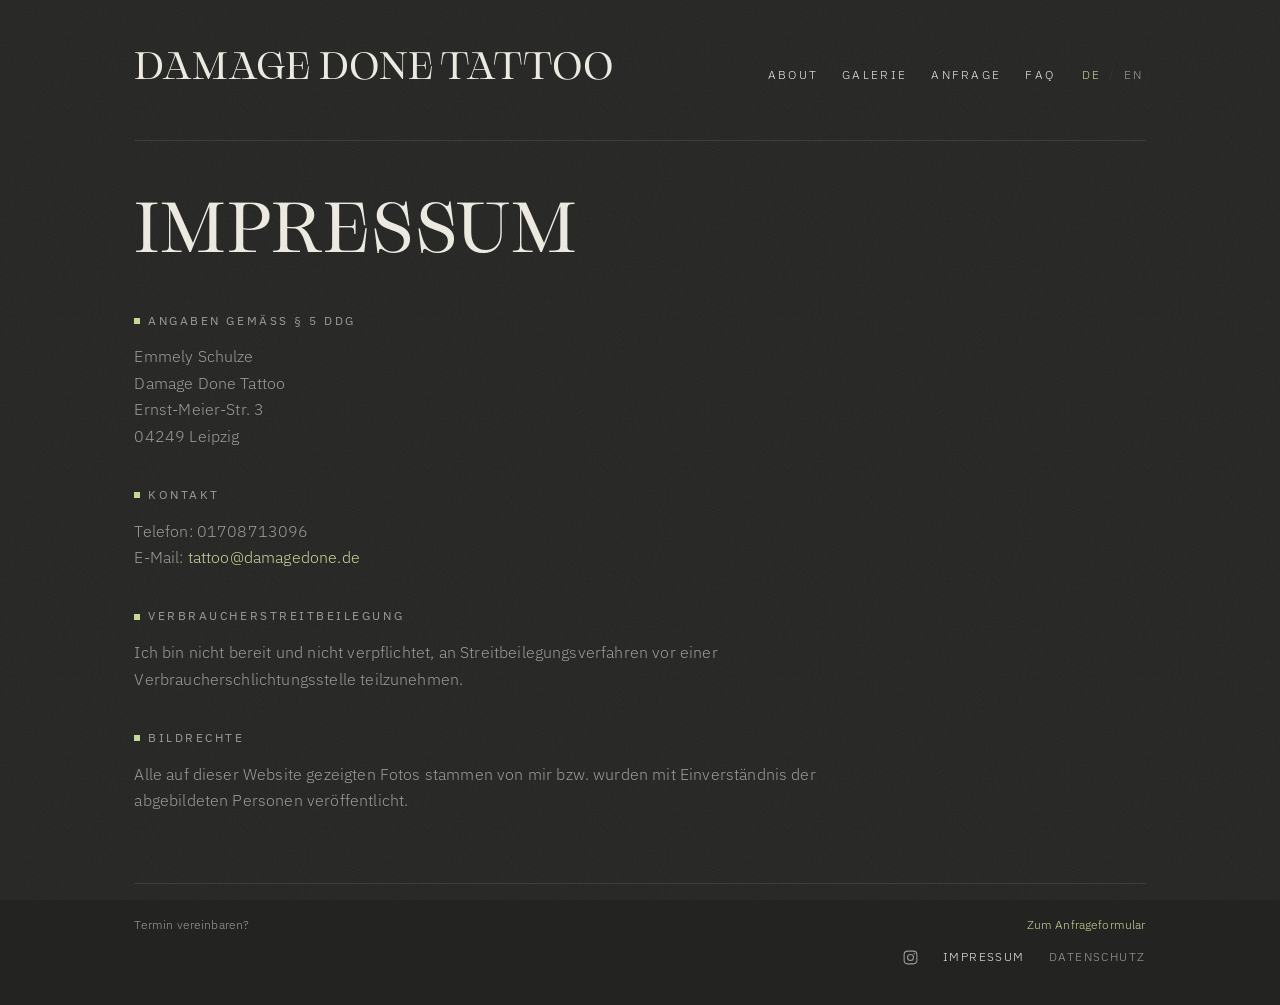
<file: impressum.html>
<!DOCTYPE html>
<html lang="de">
<head>
<meta charset="utf-8">
<meta name="viewport" content="width=device-width, initial-scale=1">
<title>Impressum - Damage Done Tattoo</title>
<meta name="robots" content="noindex">
<link rel="icon" href="favicon.ico" sizes="any">
<link rel="icon" type="image/png" href="favicon-32.png" sizes="32x32">
<link rel="apple-touch-icon" href="apple-touch-icon.png">
<link rel="stylesheet" href="styles.css?v=26">
</head>
<body>

<!-- =========================================================================
     IMPRESSUM - VOR DEM LIVEGANG AUSFÜLLEN

     Alles in eckigen Klammern [ ] ersetzen. Pflichtangaben nach § 5 DDG
     (Digitale-Dienste-Gesetz, seit Mai 2024 anstelle des § 5 TMG):

       - Vor- und Nachname (nicht nur der Studioname)
       - ladungsfähige Anschrift: Straße und Hausnummer, kein Postfach
       - E-Mail-Adresse und ein zweiter schneller Kontaktweg (üblich: Telefon)
       - Umsatzsteuer-ID: entfällt, da Kleinunternehmerin nach § 19 UStG.
         Die Steuernummer gehört NICHT ins Impressum.

     Diese Vorlage ersetzt keine Rechtsberatung. Zum Gegenlesen eignen sich
     die Impressum-Generatoren von eRecht24 oder der IHK.
     ========================================================================= -->

<div class="page">

  <header class="page-header">
    <a class="brand" href="index.html">Damage Done Tattoo</a>
    <nav class="page-nav" aria-label="Hauptnavigation">
      <a class="nav-link" href="index.html#about" data-en="About">About</a>
      <a class="nav-link" href="gallery.html" data-en="Gallery">Galerie</a>
      <a class="nav-link" href="request.html" data-en="Request">Anfrage</a>
      <a class="nav-link" href="faq.html" data-en="FAQ">FAQ</a>

      <div class="lang-toggle" role="group" aria-label="Sprache / Language">
        <button type="button" data-set-lang="de" aria-pressed="true">DE</button>
        <span aria-hidden="true">/</span>
        <button type="button" data-set-lang="en" aria-pressed="false">EN</button>
      </div>
    </nav>
  </header>

  <main class="legal">
    <h1 class="page-title">Impressum</h1>

    <p class="intro" data-lang="en" hidden>This page is available in German only,
    as required by German law.</p>

    <h2 class="sub">Angaben gemäß § 5 DDG</h2>
    <p>
      Emmely Schulze<br>
      Damage Done Tattoo<br>
      Ernst-Meier-Str. 3<br>
      04249 Leipzig
    </p>

    <h2 class="sub">Kontakt</h2>
    <p>
      Telefon: 01708713096<br>
      E-Mail: <a href="mailto:tattoo@damagedone.de">tattoo@damagedone.de</a>
    </p>

    <h2 class="sub">Verbraucherstreitbeilegung</h2>
    <p>Ich bin nicht bereit und nicht verpflichtet, an Streitbeilegungsverfahren vor einer
    Verbraucherschlichtungsstelle teilzunehmen.</p>

    <h2 class="sub">Bildrechte</h2>
    <p>Alle auf dieser Website gezeigten Fotos stammen von mir bzw. wurden mit Einverständnis
    der abgebildeten Personen veröffentlicht.</p>

  </main>

  <footer class="site-footer">
    <span data-en="Ready for a tattoo?">Termin vereinbaren?</span>
    <a href="request.html" data-en="To the request form">Zum Anfrageformular</a>
  </footer>

  <nav class="legal-links" aria-label="Rechtliches">
    <a class="social" href="https://www.instagram.com/damagedonetattoo/"
       target="_blank" rel="noopener"
       aria-label="Instagram" data-en-aria-label="Instagram">
      <svg viewBox="0 0 24 24" width="17" height="17" fill="none"
           stroke="currentColor" stroke-width="1.5" aria-hidden="true" focusable="false">
        <rect x="3" y="3" width="18" height="18" rx="5"/>
        <circle cx="12" cy="12" r="4.2"/>
        <circle cx="17.3" cy="6.7" r="1.05" fill="currentColor" stroke="none"/>
      </svg>
    </a>
    <a href="impressum.html" aria-current="page">Impressum</a>
    <a href="datenschutz.html" data-en="Privacy policy">Datenschutz</a>
  </nav>

</div>

<script src="script.js?v=26"></script>
</body>
</html>
</file>
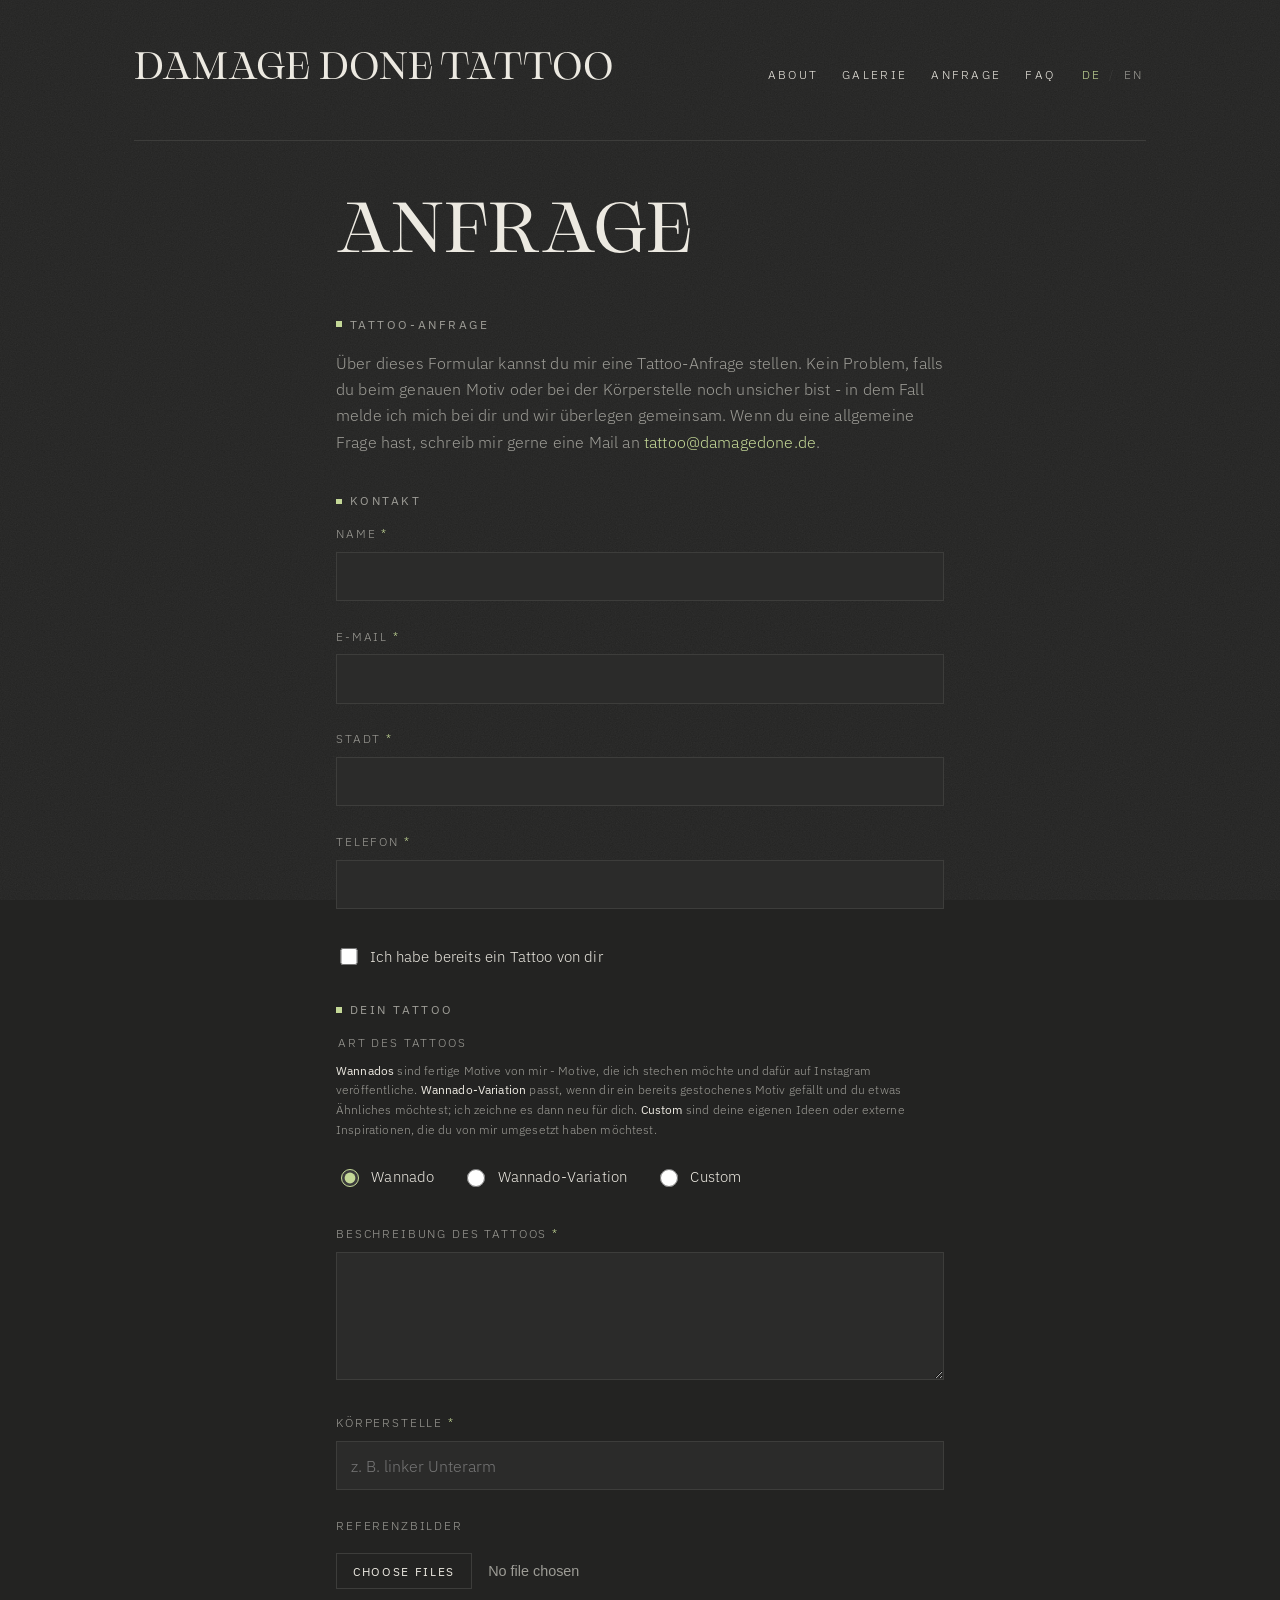
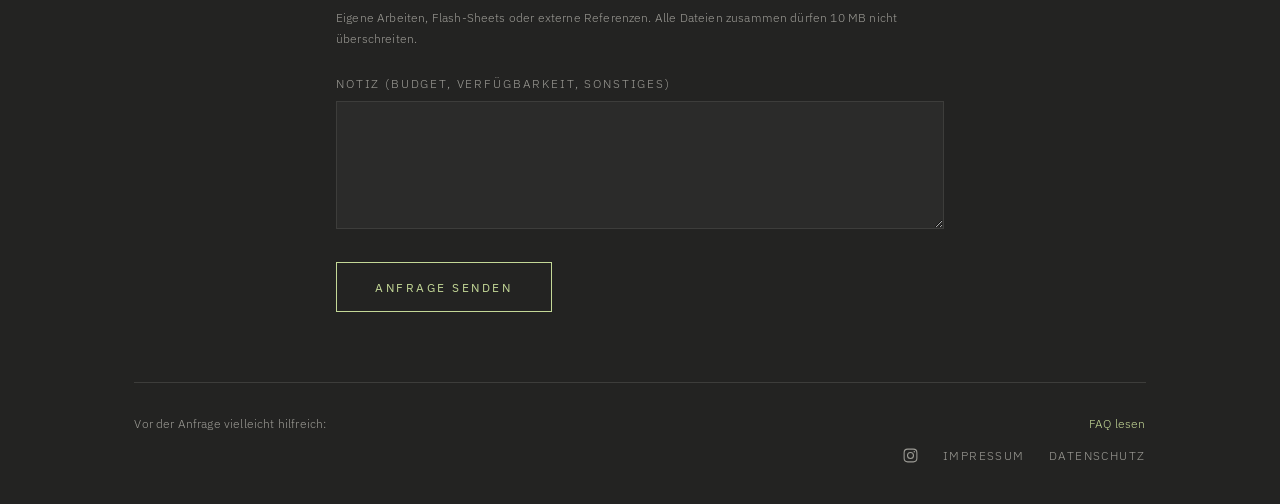
<file: request.html>
<!DOCTYPE html>
<html lang="de">
<head>
<meta charset="utf-8">
<meta name="viewport" content="width=device-width, initial-scale=1">
<title>Anfrage - Damage Done Tattoo</title>
<meta name="description" content="Tattoo-Anfrage an Damage Done Tattoo senden.">
<link rel="icon" href="favicon.ico" sizes="any">
<link rel="icon" type="image/png" href="favicon-32.png" sizes="32x32">
<link rel="apple-touch-icon" href="apple-touch-icon.png">
<link rel="stylesheet" href="styles.css?v=26">
</head>
<body data-en-title="Request - Damage Done Tattoo">

<div class="page">

  <header class="page-header">
    <a class="brand" href="index.html">Damage Done Tattoo</a>
    <nav class="page-nav" aria-label="Hauptnavigation">
      <a class="nav-link" href="index.html#about" data-en="About">About</a>
      <a class="nav-link" href="gallery.html" data-en="Gallery">Galerie</a>
      <a class="nav-link" href="request.html" aria-current="page" data-en="Request">Anfrage</a>
      <a class="nav-link" href="faq.html" data-en="FAQ">FAQ</a>

      <div class="lang-toggle" role="group" aria-label="Sprache / Language">
        <button type="button" data-set-lang="de" aria-pressed="true">DE</button>
        <span aria-hidden="true">/</span>
        <button type="button" data-set-lang="en" aria-pressed="false">EN</button>
      </div>
    </nav>
  </header>

  <main class="form-wrap">
    <h1 class="page-title" data-en="Request">Anfrage</h1>
    <p class="sub" data-en="Tattoo request">Tattoo-Anfrage</p>

    <p class="intro" data-lang="de">Über dieses Formular kannst du mir eine Tattoo-Anfrage
    stellen. Kein Problem, falls du beim genauen Motiv oder bei der Körperstelle noch unsicher
    bist - in dem Fall melde ich mich bei dir und wir überlegen gemeinsam. Wenn du eine
    allgemeine Frage hast, schreib mir gerne eine Mail an
    <a href="mailto:tattoo@damagedone.de">tattoo@damagedone.de</a>.</p>
    <p class="intro" data-lang="en" hidden>Use this form to send me a tattoo request. It is no
    problem if you are not yet sure about the exact design or the placement - in that case I will
    get in touch and we will figure it out together. For general questions, feel free to email me
    at <a href="mailto:tattoo@damagedone.de">tattoo@damagedone.de</a>.</p>

    <!-- =====================================================================
         FORMSUBMIT-KONFIGURATION - VOR DEM LIVE-GANG ANPASSEN:

         Das Formular ist freigeschaltet und laeuft.

         Die action-URL enthaelt bewusst NICHT die E-Mail-Adresse, sondern den
         zufaelligen Token, den FormSubmit in der Bestaetigungsmail nennt. So
         steht die Adresse nicht im Quelltext, wo Spam-Bots sie einsammeln
         koennten. Der Token gehoert zu tattoo@damagedone.de; dorthin werden
         die Anfragen zugestellt.
         Details: siehe README.md

         Hinweis: die name="…"-Attribute der Felder sind bewusst immer deutsch -
         sie werden zu den Beschriftungen in der E-Mail, die bei dir ankommt,
         unabhängig davon, in welcher Sprache das Formular ausgefüllt wurde.
         ===================================================================== -->
    <form action="https://formsubmit.co/d0e333a30fed21ff0462cbe116b7d3b6"
          method="POST"
          enctype="multipart/form-data"
          style="margin-top: 2.5rem;">

      <!-- Versteckte FormSubmit-Optionen -->
      <input type="hidden" name="_subject" value="Neue Tattoo-Anfrage - Damage Done Tattoo"
             data-en-value="New tattoo request - Damage Done Tattoo">
      <input type="hidden" name="_captcha" value="false">
      <input type="hidden" name="_template" value="basic">
      <input type="hidden" name="_next" value="https://damagedone.de/thank-you.html">
      <!-- Automatische Eingangsbestätigung an die anfragende Person.
           FormSubmit verschickt diesen festen Text; die Angaben aus dem
           Formular lassen sich darin leider nicht wiederholen. -->
      <input type="hidden" name="_autoresponse"
             value="Danke für deine Anfrage bei Damage Done Tattoo! Sie ist bei mir angekommen und ich melde mich zeitnah bei dir. Falls du nach einer Woche nichts gehört hast, frag gerne noch einmal nach - per Mail an tattoo@damagedone.de oder über Instagram. Bis bald, Emmely"
             data-en-value="Thank you for your request at Damage Done Tattoo! It has reached me and I will get back to you shortly. If you have not heard from me after a week, feel free to follow up - by email at tattoo@damagedone.de or via Instagram. See you soon, Emmely">

      <!-- Honeypot gegen Spam-Bots: bleibt für Menschen unsichtbar -->
      <input type="text" name="_honey" class="visually-hidden" tabindex="-1" autocomplete="off">

      <h2 class="sub" data-en="Contact">Kontakt</h2>

      <div class="field">
        <label for="name"><span data-en="Name">Name</span> <span class="req">*</span></label>
        <input type="text" id="name" name="Name" required autocomplete="name">
      </div>

      <div class="field">
        <label for="email"><span data-en="Email">E-Mail</span> <span class="req">*</span></label>
        <input type="email" id="email" name="email" required autocomplete="email">
      </div>

      <div class="field">
        <label for="city"><span data-en="City">Stadt</span> <span class="req">*</span></label>
        <input type="text" id="city" name="Stadt" required autocomplete="address-level2">
      </div>

      <div class="field">
        <label for="phone"><span data-en="Phone">Telefon</span> <span class="req">*</span></label>
        <input type="tel" id="phone" name="Telefon" required autocomplete="tel">
      </div>

      <div class="field">
        <label class="choice">
          <input type="checkbox" name="Bereits tätowiert von mir" value="Ja">
          <span data-en="I already have a tattoo done by you">Ich habe bereits ein Tattoo von dir</span>
        </label>
      </div>

      <h2 class="sub" data-en="Your tattoo">Dein Tattoo</h2>

      <!-- Einfachauswahl (Radio). Sollen mehrere Optionen gleichzeitig
           wählbar sein: type="radio" durch type="checkbox" ersetzen und
           name auf "Art des Tattoos[]" ändern. -->
      <fieldset>
        <legend class="fieldset-legend" data-en="Type of tattoo">Art des Tattoos</legend>

        <p class="hint choices-hint" data-lang="de"><b>Wannados</b> sind fertige Motive von mir -
        Motive, die ich stechen möchte und dafür auf Instagram veröffentliche.
        <b>Wannado-Variation</b> passt, wenn dir ein bereits gestochenes Motiv gefällt und du
        etwas Ähnliches möchtest; ich zeichne es dann neu für dich. <b>Custom</b> sind deine
        eigenen Ideen oder externe Inspirationen, die du von mir umgesetzt haben möchtest.</p>
        <p class="hint choices-hint" data-lang="en" hidden><b>Wannados</b> are finished designs of
        mine - pieces I want to tattoo and post on Instagram. <b>Wannado variation</b> fits if you
        like a design I have already tattooed and would like something similar; I then draw it
        anew for you. <b>Custom</b> means your own ideas or outside inspiration that you would
        like me to realise.</p>

        <div class="choices-row">
          <label class="choice">
            <input type="radio" name="Art des Tattoos" value="Wannado" checked>
            <span>Wannado</span>
          </label>
          <label class="choice">
            <input type="radio" name="Art des Tattoos" value="Wannado-Variation">
            <span>Wannado-Variation</span>
          </label>
          <label class="choice">
            <input type="radio" name="Art des Tattoos" value="Custom">
            <span>Custom</span>
          </label>
        </div>
      </fieldset>

      <div class="field">
        <label for="description"><span data-en="Tattoo description">Beschreibung des Tattoos</span> <span class="req">*</span></label>
        <textarea id="description" name="Beschreibung" required></textarea>
      </div>

      <div class="field">
        <label for="placement"><span data-en="Placement">Körperstelle</span> <span class="req">*</span></label>
        <input type="text" id="placement" name="Körperstelle" required
               placeholder="z. B. linker Unterarm"
               data-en-placeholder="e.g. left forearm">
      </div>

      <div class="field">
        <label for="refs" data-en="Reference images">Referenzbilder</label>
        <input type="file" id="refs" name="attachment" multiple accept="image/*">
        <p class="hint" data-lang="de">Eigene Arbeiten, Flash-Sheets oder externe Referenzen.
        Alle Dateien zusammen dürfen 10 MB nicht überschreiten.</p>
        <p class="hint" data-lang="en" hidden>My own work, flash sheets or external references.
        All files combined must stay under 10 MB.</p>
      </div>

      <div class="field">
        <label for="note" data-en="Note (budget, other info)">Notiz (Budget, Verfügbarkeit, Sonstiges)</label>
        <textarea id="note" name="Notiz"></textarea>
      </div>

      <button class="btn" type="submit" data-en="Send request">Anfrage senden</button>
    </form>
  </main>

  <footer class="site-footer">
    <span data-en="Might be useful before you write:">Vor der Anfrage vielleicht hilfreich:</span>
    <a href="faq.html" data-en="Read the FAQ">FAQ lesen</a>
  </footer>

  <nav class="legal-links" aria-label="Rechtliches">
    <a class="social" href="https://www.instagram.com/damagedonetattoo/"
       target="_blank" rel="noopener"
       aria-label="Instagram" data-en-aria-label="Instagram">
      <svg viewBox="0 0 24 24" width="17" height="17" fill="none"
           stroke="currentColor" stroke-width="1.5" aria-hidden="true" focusable="false">
        <rect x="3" y="3" width="18" height="18" rx="5"/>
        <circle cx="12" cy="12" r="4.2"/>
        <circle cx="17.3" cy="6.7" r="1.05" fill="currentColor" stroke="none"/>
      </svg>
    </a>
    <a href="impressum.html">Impressum</a>
    <a href="datenschutz.html" data-en="Privacy policy">Datenschutz</a>
  </nav>

</div>

<script src="script.js?v=26"></script>
</body>
</html>
</file>
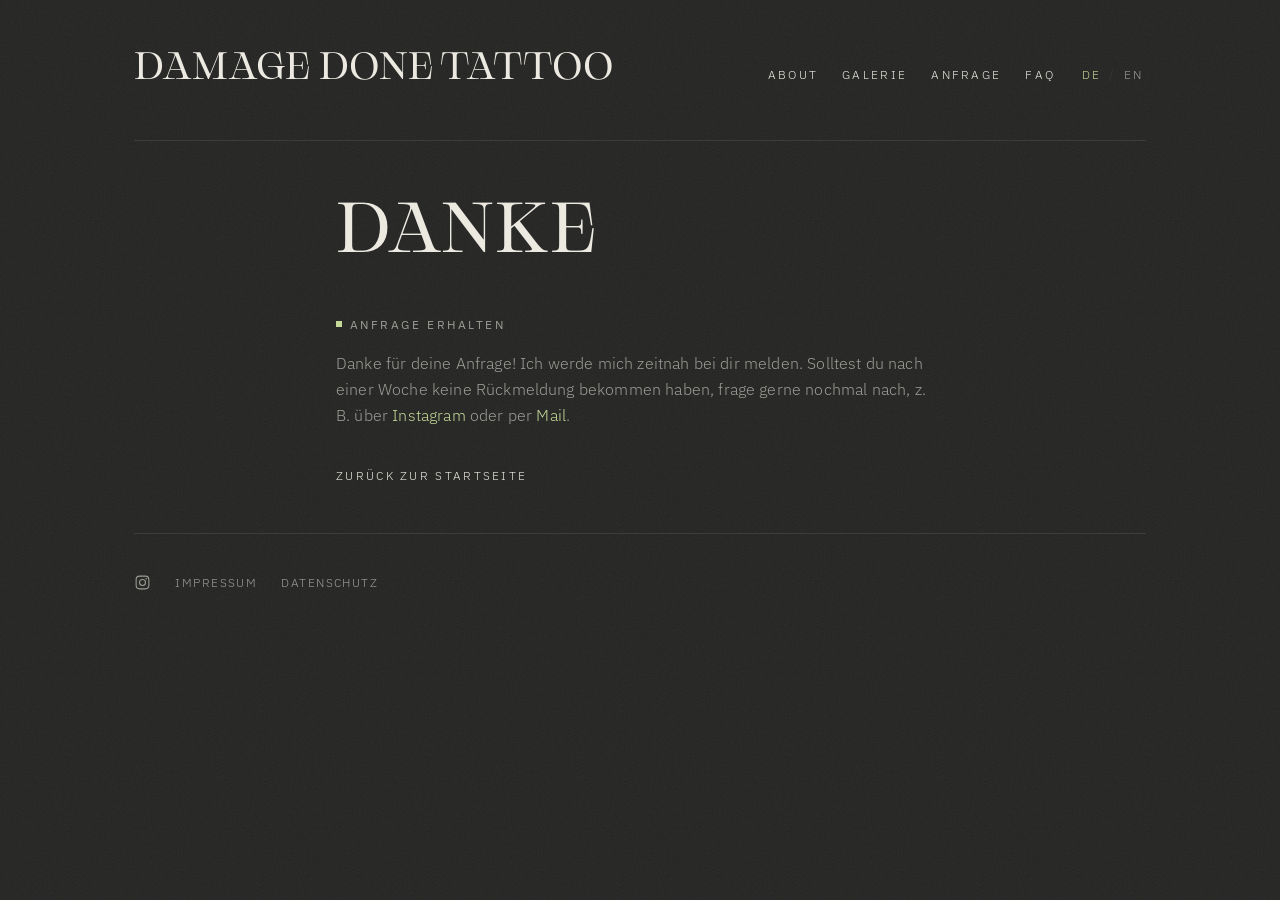
<file: thank-you.html>
<!DOCTYPE html>
<html lang="de">
<head>
<meta charset="utf-8">
<meta name="viewport" content="width=device-width, initial-scale=1">
<title>Danke - Damage Done Tattoo</title>
<meta name="robots" content="noindex">
<link rel="icon" href="favicon.ico" sizes="any">
<link rel="icon" type="image/png" href="favicon-32.png" sizes="32x32">
<link rel="apple-touch-icon" href="apple-touch-icon.png">
<link rel="stylesheet" href="styles.css?v=26">
</head>
<body data-en-title="Thank you - Damage Done Tattoo">

<div class="page">

  <header class="page-header">
    <a class="brand" href="index.html">Damage Done Tattoo</a>
    <nav class="page-nav" aria-label="Hauptnavigation">
      <a class="nav-link" href="index.html#about" data-en="About">About</a>
      <a class="nav-link" href="gallery.html" data-en="Gallery">Galerie</a>
      <a class="nav-link" href="request.html" data-en="Request">Anfrage</a>
      <a class="nav-link" href="faq.html" data-en="FAQ">FAQ</a>

      <div class="lang-toggle" role="group" aria-label="Sprache / Language">
        <button type="button" data-set-lang="de" aria-pressed="true">DE</button>
        <span aria-hidden="true">/</span>
        <button type="button" data-set-lang="en" aria-pressed="false">EN</button>
      </div>
    </nav>
  </header>

  <main class="form-wrap">
    <h1 class="page-title" data-en="Thank you">Danke</h1>
    <p class="sub" data-en="Request received">Anfrage erhalten</p>

    <p class="intro" data-lang="de">Danke für deine Anfrage! Ich werde mich zeitnah bei dir
    melden. Solltest du nach einer Woche keine Rückmeldung bekommen haben, frage gerne nochmal
    nach, z. B. über <a href="https://www.instagram.com/damagedonetattoo/" target="_blank"
    rel="noopener">Instagram</a> oder per
    <a href="mailto:tattoo@damagedone.de">Mail</a>.</p>
    <p class="intro" data-lang="en" hidden>Thank you for your request! I will get back to you
    shortly. If you have not heard from me after a week, feel free to follow up - for example
    via <a href="https://www.instagram.com/damagedonetattoo/" target="_blank"
    rel="noopener">Instagram</a> or by
    <a href="mailto:tattoo@damagedone.de">email</a>.</p>

    <p style="margin-top:2rem;">
      <a class="nav-link" href="index.html" data-en="Back to the homepage">Zurück zur Startseite</a>
    </p>
  </main>

  <nav class="legal-links" aria-label="Rechtliches">
    <a class="social" href="https://www.instagram.com/damagedonetattoo/"
       target="_blank" rel="noopener"
       aria-label="Instagram" data-en-aria-label="Instagram">
      <svg viewBox="0 0 24 24" width="17" height="17" fill="none"
           stroke="currentColor" stroke-width="1.5" aria-hidden="true" focusable="false">
        <rect x="3" y="3" width="18" height="18" rx="5"/>
        <circle cx="12" cy="12" r="4.2"/>
        <circle cx="17.3" cy="6.7" r="1.05" fill="currentColor" stroke="none"/>
      </svg>
    </a>
    <a href="impressum.html">Impressum</a>
    <a href="datenschutz.html" data-en="Privacy policy">Datenschutz</a>
  </nav>

</div>

<script src="script.js?v=26"></script>
</body>
</html>
</file>
<file: styles.css>
/* ==========================================================================
   Damage Done Tattoo — globale Styles
   Farben, Schriften, Cursor und Layout fuer alle Seiten.
   ========================================================================== */

/* --- Eigene Schrift: Autre Display (lokal, aus assets/fonts/) --------------
   Nicht von Google Fonts, sondern mitgeliefert. Die vier Dateien in
   assets/fonts/ muessen mit zu GitHub hochgeladen werden, sonst faellt die
   Seite auf Georgia zurueck. woff2 zuerst (kleiner), woff als Fallback.
   Lizenz: siehe EULA im Original-Paket (Webfont-Nutzung pruefen). */
@font-face {
  font-family: "Autre Display";
  src: url("assets/fonts/AutreDisplay-Regular.woff2") format("woff2"),
       url("assets/fonts/AutreDisplay-Regular.woff") format("woff");
  font-weight: 400;
  font-style: normal;
  font-display: swap;
}
@font-face {
  font-family: "Autre Display";
  src: url("assets/fonts/AutreDisplay-Italic.woff2") format("woff2"),
       url("assets/fonts/AutreDisplay-Italic.woff") format("woff");
  font-weight: 400;
  font-style: italic;
  font-display: swap;
}

/* --- IBM Plex Sans (Fliesstext), lokal aus assets/fonts/ -------------------
   Bewusst NICHT ueber fonts.googleapis.com eingebunden: dabei wuerde bei
   jedem Seitenaufruf die IP-Adresse der Besucher an Google uebertragen
   (Datenschutz). Lizenz: SIL Open Font License 1.1, freie Nutzung auch
   kommerziell. latin-ext deckt zusaetzliche europaeische Zeichen ab. */
@font-face {
  font-family: "IBM Plex Sans";
  src: url("assets/fonts/IBMPlexSans-300-latin.woff2") format("woff2");
  font-weight: 300;
  font-style: normal;
  font-display: swap;
  unicode-range: U+0000-00FF, U+0131, U+0152-0153, U+02BB-02BC, U+02C6, U+02DA, U+02DC, U+0304, U+0308, U+0329, U+2000-206F, U+20AC, U+2122, U+2191, U+2193, U+2212, U+2215, U+FEFF, U+FFFD;
}
@font-face {
  font-family: "IBM Plex Sans";
  src: url("assets/fonts/IBMPlexSans-300-latin-ext.woff2") format("woff2");
  font-weight: 300;
  font-style: normal;
  font-display: swap;
  unicode-range: U+0100-02BA, U+02BD-02C5, U+02C7-02CC, U+02CE-02D7, U+02DD-02FF, U+0304, U+0308, U+0329, U+1D00-1DBF, U+1E00-1E9F, U+1EF2-1EFF, U+2020, U+20A0-20AB, U+20AD-20C0, U+2113, U+2C60-2C7F, U+A720-A7FF;
}
@font-face {
  font-family: "IBM Plex Sans";
  src: url("assets/fonts/IBMPlexSans-400-latin.woff2") format("woff2");
  font-weight: 400;
  font-style: normal;
  font-display: swap;
  unicode-range: U+0000-00FF, U+0131, U+0152-0153, U+02BB-02BC, U+02C6, U+02DA, U+02DC, U+0304, U+0308, U+0329, U+2000-206F, U+20AC, U+2122, U+2191, U+2193, U+2212, U+2215, U+FEFF, U+FFFD;
}
@font-face {
  font-family: "IBM Plex Sans";
  src: url("assets/fonts/IBMPlexSans-400-latin-ext.woff2") format("woff2");
  font-weight: 400;
  font-style: normal;
  font-display: swap;
  unicode-range: U+0100-02BA, U+02BD-02C5, U+02C7-02CC, U+02CE-02D7, U+02DD-02FF, U+0304, U+0308, U+0329, U+1D00-1DBF, U+1E00-1E9F, U+1EF2-1EFF, U+2020, U+20A0-20AB, U+20AD-20C0, U+2113, U+2C60-2C7F, U+A720-A7FF;
}

/* --- Design-Tokens: hier zentral Farben/Schriften aendern ------------------ */
:root {
  --bg:            #232322;   /* dunkles Grau, Hintergrund aller Seiten */
  --bg-soft:       #2b2b2a;   /* leicht abgesetzte Flaechen (Inputs) */
  --text:          #ECE9E1;   /* weiches Weiss */
  --text-dim:      #9d9c96;   /* gedaempfter Text (Bildunterschriften) */
  --accent:        #C4D897;   /* blasses Limettengruen, Links & Hover */
  --line:          #3d3d3b;   /* duenne Trennlinien */

  --font-title: "Autre Display", Georgia, "Times New Roman", serif;
  --font-body:  "IBM Plex Sans", "Helvetica Neue", Arial, system-ui, sans-serif;

  --grain-size: 180px;        /* Kachelgroesse der Hintergrund-Koernung */
  --strip: 4.75rem;           /* Hoehe der Link-Streifen oben/unten auf der Startseite */
  --preview-width: 90%;       /* Breite der Vorschaubilder auf der Startseite */
  --preview-max: 40rem;       /* ... aber hoechstens so breit */
  --gallery-col: 17rem;       /* Mindestbreite einer Kachel auf der Galerie-Seite */
  --tile-ratio: 2 / 3;        /* einheitliches Bildformat beider Galerien */
  --faq-strip: 7rem;          /* Breite des Bildstreifens auf der FAQ-Seite */

  --pad: clamp(1.25rem, 3vw, 2.5rem);
  --maxw: 46rem;
}

*, *::before, *::after { box-sizing: border-box; }

html { -webkit-text-size-adjust: 100%; }

body {
  margin: 0;
  /* Sehr leichte Koernung: ein gekacheltes SVG-Rauschen ueber dem Grau,
     damit die Flaeche nicht ganz glatt wirkt. Staerke ueber die
     opacity im SVG (aktuell 0.075) bzw. --grain-size regeln;
     opacity auf 0 setzen = wieder komplett glatt. */
  background-color: var(--bg);
  background-image: url("data:image/svg+xml,%3Csvg xmlns='http://www.w3.org/2000/svg' width='180' height='180'%3E%3Cfilter id='g'%3E%3CfeTurbulence type='fractalNoise' baseFrequency='0.85' numOctaves='3' stitchTiles='stitch'/%3E%3CfeColorMatrix type='saturate' values='0'/%3E%3C/filter%3E%3Crect width='180' height='180' filter='url(%23g)' opacity='0.075'/%3E%3C/svg%3E");
  background-repeat: repeat;
  background-size: var(--grain-size) var(--grain-size);
  background-attachment: fixed;
  color: var(--text);
  font-family: var(--font-body);
  font-size: 16px;
  line-height: 1.65;
  font-weight: 300;
  letter-spacing: 0.01em;
  /* Eigener Cursor: kleines schwarzes Quadrat (assets/cursor.svg).
     Das Quadrat hat einen hauchduennen hellen Rand, damit es auf dem
     dunkelgrauen Hintergrund sichtbar bleibt. Fallback: crosshair. */
  cursor: url("assets/cursor.svg") 5 5, crosshair;
}

/* height: auto, damit Bilder ihr Seitenverhaeltnis behalten, auch wenn im
   HTML feste width/height-Attribute stehen. */
img { max-width: 100%; height: auto; display: block; }

/* Die Sprachumschaltung blendet Textbloecke mit [hidden] aus — das muss
   auch bei Flex- und Grid-Elementen greifen. */
[hidden] { display: none !important; }

/* --- Typografie ----------------------------------------------------------- */
h1, h2, h3 {
  font-family: var(--font-title);
  font-weight: 400;
  letter-spacing: 0.01em;
  line-height: 1.1;
  margin: 0 0 0.6em;
}

h2 { font-size: clamp(1.6rem, 3vw, 2.2rem); }
h3 { font-size: 1.25rem; }

p { margin: 0 0 1.1em; }

/* Unterueberschrift mit kleinem Quadrat davor */
.sub {
  font-family: var(--font-body);
  font-size: 0.72rem;
  font-weight: 400;
  letter-spacing: 0.22em;
  text-transform: uppercase;
  color: var(--text-dim);
  display: flex;
  align-items: center;
  gap: 0.7em;
  margin: 0 0 1.4em;
}
.sub::before {
  content: "";
  width: 0.5em;
  height: 0.5em;
  background: var(--accent);
  flex: none;
}

/* --- Links & Buttons ------------------------------------------------------ */
a {
  color: var(--accent);
  text-decoration: none;
  border-bottom: 1px solid transparent;
  transition: color 0.18s ease, border-color 0.18s ease, opacity 0.18s ease;
  cursor: url("assets/cursor.svg") 5 5, pointer;
}
a:hover, a:focus-visible { color: var(--text); border-bottom-color: var(--accent); }

:focus-visible { outline: 2px solid var(--accent); outline-offset: 3px; }

.nav-link {
  font-size: 0.72rem;
  letter-spacing: 0.2em;
  text-transform: uppercase;
  color: var(--text);
  border-bottom: none;
}
.nav-link:hover, .nav-link:focus-visible { color: var(--accent); border-bottom: none; }

/* --- Instagram-Link im unteren Streifen ------------------------------------ */
.social {
  display: inline-flex;
  align-items: center;
  color: var(--text-dim);
  border-bottom: none;
}
.social:hover, .social:focus-visible { color: var(--accent); border-bottom: none; }
.social svg { display: block; }

/* --- Sprachumschalter DE / EN --------------------------------------------- */
.lang-toggle {
  display: flex;
  align-items: center;
  gap: 0.35rem;
  font-size: 0.72rem;
  letter-spacing: 0.2em;
  text-transform: uppercase;
  color: var(--line);
}
.lang-toggle button {
  background: none;
  border: 0;
  font: inherit;
  letter-spacing: inherit;
  color: var(--text-dim);
  padding: 0.15rem;
  transition: color 0.18s ease;
  cursor: url("assets/cursor.svg") 5 5, pointer;
}
/* Auf Touch-Geraeten grosse Tippflaeche; mit Maus bleibt die Zeile flach,
   damit der obere Streifen der Startseite genauso schmal ist wie der untere. */
@media (pointer: coarse) {
  .lang-toggle button { min-height: 44px; }
  .social { min-height: 44px; }
  /* background-attachment: fixed ist auf iOS unzuverlaessig — dort scrollt
     die Koernung einfach mit, sieht identisch aus. */
  body { background-attachment: scroll; }
}
.lang-toggle button:hover { color: var(--text); }
.lang-toggle button[aria-pressed="true"] { color: var(--accent); }

/* ==========================================================================
   Landingpage: geteilter Bildschirm
   ========================================================================== */
.split { display: flex; min-height: 100vh; }

/* Linke Spalte — fixiert, scrollt nicht mit */
.pane-left {
  position: sticky;
  top: 0;
  width: 50vw;
  height: 100vh;
  flex: none;
  display: flex;
  flex-direction: column;
  padding: 0 var(--pad);
  border-right: 1px solid var(--line);
}

/* Eck-Links: je zwei aussen, Sprachumschalter bzw. Instagram mittig dazwischen.
   Der Streifen hat eine feste Hoehe (--strip), die Woerter sitzen darin
   vertikal mittig. */
.corners {
  display: grid;
  grid-template-columns: 1fr auto 1fr;   /* gleich breite Aussenspalten */
  align-items: center;
  gap: 1rem;
  min-height: var(--strip);
  flex: none;
}
/* Wort links aussen, Wort rechts aussen — die Mitte (Sprachumschalter bzw.
   Instagram) liegt dadurch immer exakt in der Mitte der Spalte, oben wie
   unten also genau uebereinander. */
.corners > :first-child { justify-self: start; }
.corners > :last-child  { justify-self: end; }

/* Die Trennlinien laufen bis an den Rand der linken Spalte.
   Sollen sie wieder etwas eingerueckt sein: die negativen Aussenabstaende
   verkleinern, z. B. auf calc(var(--pad) * -0.5). */
.rule {
  border: 0;
  border-top: 1px solid var(--line);
  margin: 0 calc(var(--pad) * -1);
  width: auto;
}

/* Titel: linksbuendig am linken Rand, vertikal mittig */
.title-block {
  flex: 1;
  display: flex;
  align-items: center;
  justify-content: flex-start;
}
.site-title {
  font-family: var(--font-title);
  font-size: clamp(2.6rem, 6.2vw, 6rem);
  line-height: 0.98;
  letter-spacing: 0.06em;    /* Laufweite des Titels */
  text-transform: uppercase;
  text-align: left;
  margin: 0;
}
.site-title span { display: block; }

/* Rechte Spalte — scrollt */
.pane-right {
  width: 50vw;
  height: 100vh;
  overflow-y: auto;
  padding: var(--pad);
  /* Bezugsgroesse fuer den About-Bereich weiter unten: der richtet sich
     nach der Breite dieser Spalte, nicht nach der Fensterbreite. */
  container-type: inline-size;
}

/* Vorschaubilder: schmaler als die Spalte und mit reichlich Abstand
   zueinander — Breite ueber --preview-width regeln. */
/* Zwei Spalten nebeneinander; auf schmalen Bildschirmen eine. */
.preview-list {
  display: grid;
  grid-template-columns: 1fr 1fr;
  gap: var(--pad);
  margin: calc(var(--pad) * 0.75) 0 calc(var(--pad) * 2.5);
}
/* Breite in Prozent der Spalte, nach oben gedeckelt — so bleiben die
   Bilder auch auf sehr breiten Bildschirmen gleich gross und mittig. */
.preview-list figure { margin: 0; }
/* Alle Kacheln im selben Format, Ausschnitt mittig — dadurch steht das
   Raster gleichmaessig, obwohl die Fotos unterschiedliche Seitenverhaeltnisse
   haben. Format ueber --tile-ratio. */
.preview-list img {
  width: 100%;
  aspect-ratio: var(--tile-ratio);
  object-fit: cover;
  object-position: center;
}
.preview-list figcaption { font-size: 0.75rem; color: var(--text-dim); margin-top: 0.6rem; }
/* Jedes Vorschaubild ist ein Link auf die Galerie-Seite */
.preview-list a { display: block; border-bottom: none; }
.preview-list img { transition: opacity 0.2s ease; }
.preview-list a:hover img,
.preview-list a:focus-visible img { opacity: 0.75; }

.about { border-top: 1px solid var(--line); padding-top: calc(var(--pad) * 1.2); }

/* About: Text links, Foto rechts — sobald die Spalte breit genug ist */
/* align-items: center — das Foto steht immer mittig zum Text daneben,
   unabhaengig davon, wie lang der Text ist. */
.about-grid { display: grid; gap: var(--pad); align-items: center; }
.about-photo { margin: 0 auto; width: 100%; max-width: 15rem; }

@container (min-width: 34rem) {
  .about-grid { grid-template-columns: 1.15fr 0.85fr; }
}

/* ==========================================================================
   Innenseiten (Gallery, Request, FAQ)
   ========================================================================== */
.page { max-width: 68rem; margin: 0 auto; padding: var(--pad); min-height: 100vh; }

.page-header {
  display: flex;
  flex-wrap: wrap;
  align-items: baseline;
  justify-content: space-between;
  gap: 1rem;
  padding-bottom: var(--pad);
  border-bottom: 1px solid var(--line);
  margin-bottom: calc(var(--pad) * 1.4);
}
.page-header .brand {
  font-family: var(--font-title);
  font-size: clamp(1.7rem, 3.2vw, 2.4rem);
  text-transform: uppercase;
  color: var(--text);
  border-bottom: none;
}
.page-header .brand:hover { color: var(--accent); }
.page-nav { display: flex; flex-wrap: wrap; align-items: center; gap: 1.5rem; }

.page-title { font-size: clamp(2.8rem, 6vw, 4.4rem); text-transform: uppercase; }

.intro { max-width: var(--maxw); color: var(--text-dim); }

.site-footer {
  margin-top: calc(var(--pad) * 1.8);
  padding-top: calc(var(--pad) * 0.8);
  border-top: 1px solid var(--line);
  font-size: 0.78rem;
  color: var(--text-dim);
  display: flex;
  flex-wrap: wrap;
  gap: 1.5rem;
  justify-content: space-between;
}

/* --- Rechtslinks (Impressum / Datenschutz) --------------------------------- */
.legal-links {
  display: flex;
  flex-wrap: wrap;
  align-items: center;   /* Symbol und Textlinks auf einer Hoehe */
  gap: 1.5rem;
  margin-top: calc(var(--pad) * 1.2);
  padding-top: var(--pad);
  border-top: 1px solid var(--line);
  font-size: 0.75rem;
  letter-spacing: 0.12em;
  text-transform: uppercase;
}
.legal-links a { color: var(--text-dim); border-bottom: none; }
.legal-links a:hover, .legal-links a:focus-visible { color: var(--accent); border-bottom: none; }
.legal-links a[aria-current="page"] { color: var(--text); }
/* Das Instagram-Symbol steht in derselben Zeile wie die Rechtslinks */
.legal-links .social { align-self: center; }

/* Startseite: die Rechtslinks bilden unten in der Scrollspalte denselben
   Streifen wie die Eck-Links links - Hoehe plus die 1px-Linie selbst, und
   der negative Abstand hebt die Polsterung der Spalte auf. Dadurch liegt
   ihre Linie beim Scrollen ganz nach unten exakt auf der linken Linie. */
@media (min-width: 901px) {
  .pane-right .legal-links {
    min-height: calc(var(--strip) + 1px);
    align-items: center;
    margin-top: calc(var(--pad) * 1.2);
    padding-top: 0;
    margin-bottom: calc(var(--pad) * -1);
  }
}

/* Folgen die Rechtslinks direkt auf den Fussbereich, teilen sie sich dessen
   Trennlinie - sonst staenden zwei Linien kurz untereinander. */
.site-footer + .legal-links {
  margin-top: 0.7rem;
  padding-top: 0;
  border-top: 0;
  justify-content: flex-end;   /* buendig mit der rechten Spalte des Fussbereichs */
}

/* Impressum und Datenschutz: schmale Textspalte, Abschnitte mit Luft */
.legal { max-width: 44rem; }
.legal .sub { margin-top: 2.5rem; }
.legal p { color: var(--text-dim); }
.legal a { overflow-wrap: anywhere; }

/* --- Galerie-Raster ------------------------------------------------------- */
/* Gleichmaessiges Raster: jede Kachel hat dasselbe Format (--tile-ratio),
   der Bildausschnitt wird mittig zugeschnitten. Spaltenzahl ergibt sich aus
   --gallery-col als Mindestbreite. */
.gallery-grid {
  display: grid;
  grid-template-columns: repeat(auto-fill, minmax(var(--gallery-col), 1fr));
  gap: var(--pad);
}
.gallery-grid figure { margin: 0; }
.gallery-grid img {
  width: 100%;
  aspect-ratio: var(--tile-ratio);
  object-fit: cover;
  object-position: center;
  transition: opacity 0.2s ease;
}
.gallery-grid button {
  display: block;
  padding: 0;
  border: 0;
  background: none;
  width: 100%;
  cursor: url("assets/cursor.svg") 5 5, zoom-in;
}
.gallery-grid button:hover img { opacity: 0.75; }
.gallery-grid figcaption { font-size: 0.75rem; color: var(--text-dim); margin-top: 0.6rem; }

/* Lightbox */
.lightbox {
  position: fixed;
  inset: 0;
  background: rgba(16, 16, 15, 0.94);
  display: none;
  align-items: center;
  justify-content: center;
  padding: 4vmin;
  z-index: 50;
}
.lightbox.is-open { display: flex; }
.lightbox img { max-width: 100%; max-height: 88vh; width: auto; }
.lightbox-close {
  position: absolute;
  top: 1.2rem;
  right: 1.4rem;
  background: none;
  border: 0;
  color: var(--text);
  font-size: 0.75rem;
  letter-spacing: 0.2em;
  text-transform: uppercase;
  min-height: 44px;
  cursor: url("assets/cursor.svg") 5 5, pointer;
}
.lightbox-close:hover { color: var(--accent); }

/* --- FAQ: zwei Spalten — links Einleitung und Fragen, rechts das Foto ------ */
.faq-layout {
  display: grid;
  grid-template-columns: 1fr auto;
  column-gap: calc(var(--pad) * 1.5);
  row-gap: calc(var(--pad) * 1.2);
  max-width: 64rem;
}
/* Linke Spalte: oben die Einleitung, darunter das Akkordeon.
   Rechts daneben das Foto — auf gleicher Hoehe wie das Akkordeon und
   darin vertikal mittig. */
.faq-intro-text { grid-column: 1; grid-row: 1; }
.faq-layout .faq { grid-column: 1; grid-row: 2; }
/* Schmaler Streifen rechts, so hoch wie das Akkordeon: das Foto wird auf
   die Spaltenbreite zugeschnitten (object-fit) statt gestaucht.
   Breite ueber --faq-strip, sichtbarer Ausschnitt ueber object-position. */
.faq-photo {
  grid-column: 2;
  grid-row: 2;
  align-self: stretch;
  width: var(--faq-strip);
  height: 100%;
  object-fit: cover;
  object-position: 35% center;    /* Ringlicht oben, darunter mehr von der Liege */
}

@media (max-width: 620px) {
  /* Schmale Bildschirme: alles untereinander, Foto unter dem Akkordeon */
  .faq-layout { grid-template-columns: 1fr; }
  .faq-intro-text { grid-column: 1; grid-row: 1; }
  .faq-layout .faq { grid-column: 1; grid-row: 2; }
  .faq-photo { grid-column: 1; grid-row: 3; width: 9rem; height: auto; }
}

/* --- FAQ-Akkordeon -------------------------------------------------------- */
.faq { max-width: var(--maxw); }
.faq-item { border-bottom: 1px solid var(--line); }
.faq-question {
  width: 100%;
  background: none;
  border: 0;
  color: var(--text);
  font-family: var(--font-body);
  font-size: 1rem;
  font-weight: 300;
  text-align: left;
  padding: 1.35rem 2.5rem 1.35rem 0;
  position: relative;
  min-height: 48px;
  cursor: url("assets/cursor.svg") 5 5, pointer;
}
.faq-question:hover { color: var(--accent); }
.faq-question::after {
  content: "";
  position: absolute;
  right: 0.4rem;
  top: 50%;
  width: 0.55rem;
  height: 0.55rem;
  margin-top: -0.275rem;
  background: var(--accent);
  transition: transform 0.2s ease;
}
.faq-question[aria-expanded="true"]::after { transform: rotate(45deg); }
.faq-answer { padding: 0 2.5rem 1.5rem 0; color: var(--text-dim); max-width: 40rem; }

/* --- Formular ------------------------------------------------------------- */
.form-wrap { max-width: 38rem; margin: 0 auto; }
.field { margin-bottom: 1.6rem; }
.field > label:not(.choice), .fieldset-legend {
  display: block;
  font-size: 0.72rem;
  letter-spacing: 0.16em;
  text-transform: uppercase;
  color: var(--text-dim);
  margin-bottom: 0.55rem;
}
.req { color: var(--accent); }

input[type="text"], input[type="email"], input[type="tel"], select, textarea {
  width: 100%;
  background: var(--bg-soft);
  border: 1px solid var(--line);
  color: var(--text);
  font-family: var(--font-body);
  font-size: 1rem;
  font-weight: 300;
  padding: 0.85rem 0.9rem;
  border-radius: 0;
  min-height: 48px;
  cursor: url("assets/cursor.svg") 5 5, text;
}
select { cursor: url("assets/cursor.svg") 5 5, pointer; }
textarea { min-height: 8rem; resize: vertical; }
input:hover, select:hover, textarea:hover { border-color: #55554f; }
input:focus, select:focus, textarea:focus {
  outline: none;
  border-color: var(--accent);
  box-shadow: 0 0 0 1px var(--accent);
}
input[type="file"] {
  width: 100%;
  font-size: 0.9rem;
  color: var(--text-dim);
  padding: 0.6rem 0;
  cursor: url("assets/cursor.svg") 5 5, pointer;
}
input[type="file"]::file-selector-button {
  background: none;
  border: 1px solid var(--line);
  color: var(--text);
  font-family: var(--font-body);
  font-size: 0.75rem;
  letter-spacing: 0.14em;
  text-transform: uppercase;
  padding: 0.6rem 1rem;
  margin-right: 1rem;
  cursor: url("assets/cursor.svg") 5 5, pointer;
}
input[type="file"]::file-selector-button:hover { border-color: var(--accent); color: var(--accent); }

fieldset { border: 0; padding: 0; margin: 0 0 1.6rem; }

/* Auswahloptionen nebeneinander in einer Zeile; erst wenn der Platz
   wirklich nicht reicht, rutscht eine Option in die naechste Zeile. */
.choices-row {
  display: flex;
  flex-wrap: wrap;
  align-items: center;
  gap: 0 1.75rem;
}

.choice {
  display: flex;
  align-items: center;
  gap: 0.6rem;
  padding: 0.4rem 0;
  min-height: 44px;
  cursor: url("assets/cursor.svg") 5 5, pointer;
}
.choice input { accent-color: var(--accent); width: 1.1rem; height: 1.1rem; flex: none; }
.choice span { font-size: 0.95rem; white-space: nowrap; }
.choice:hover span { color: var(--accent); }

.hint { font-size: 0.78rem; color: var(--text-dim); margin: 0.5rem 0 0; }
/* Erklaerung ueber den Auswahlfeldern: steht darueber statt darunter */
.choices-hint { margin: 0 0 0.9rem; max-width: 36rem; line-height: 1.6; }
.choices-hint b { color: var(--text); font-weight: 400; }

.btn {
  display: inline-block;
  background: none;
  border: 1px solid var(--accent);
  color: var(--accent);
  font-family: var(--font-body);
  font-size: 0.78rem;
  letter-spacing: 0.2em;
  text-transform: uppercase;
  padding: 1rem 2.4rem;
  min-height: 48px;
  transition: background 0.18s ease, color 0.18s ease;
  cursor: url("assets/cursor.svg") 5 5, pointer;
}
.btn:hover, .btn:focus-visible { background: var(--accent); color: var(--bg); }

/* Nur fuer Screenreader.
   !important, weil die Formularregeln weiter oben (input[type="text"] …)
   sonst width:100% und min-height:48px durchsetzen - dadurch schob das
   unsichtbare Honeypot-Feld die Anfrage-Seite seitlich auf. */
.visually-hidden {
  position: absolute !important;
  width: 1px !important;
  height: 1px !important;
  min-height: 0 !important;
  margin: -1px !important;
  padding: 0 !important;
  overflow: hidden;
  clip: rect(0 0 0 0);
  white-space: nowrap;
  border: 0;
}

/* ==========================================================================
   Responsive
   ========================================================================== */
@media (max-width: 900px) {
  /* Split-Screen wird gestapelt: Titel + Eck-Links oben, Inhalt darunter */
  .split { flex-direction: column; min-height: 0; }
  .pane-left {
    position: static;
    width: 100%;
    height: auto;
    min-height: 72vh;
    border-right: 0;
    border-bottom: 1px solid var(--line);
  }
  .pane-right { width: 100%; height: auto; overflow: visible; }
}

@media (max-width: 620px) {
  .preview-list { grid-template-columns: 1fr; }
}

@media (max-width: 560px) {
  /* Auf schmalen Bildschirmen duerfen die Optionen umbrechen */
  .choices-row { display: block; }
  .choice span { white-space: normal; }
}

@media (max-width: 420px) {
  .corners { gap: 0.5rem; }
  .nav-link { font-size: 0.66rem; letter-spacing: 0.12em; }
  .lang-toggle { font-size: 0.66rem; letter-spacing: 0.12em; }
  .site-title { font-size: 2.4rem; }
}

@media (prefers-reduced-motion: reduce) {
  * { transition: none !important; scroll-behavior: auto !important; }
}
</file>
